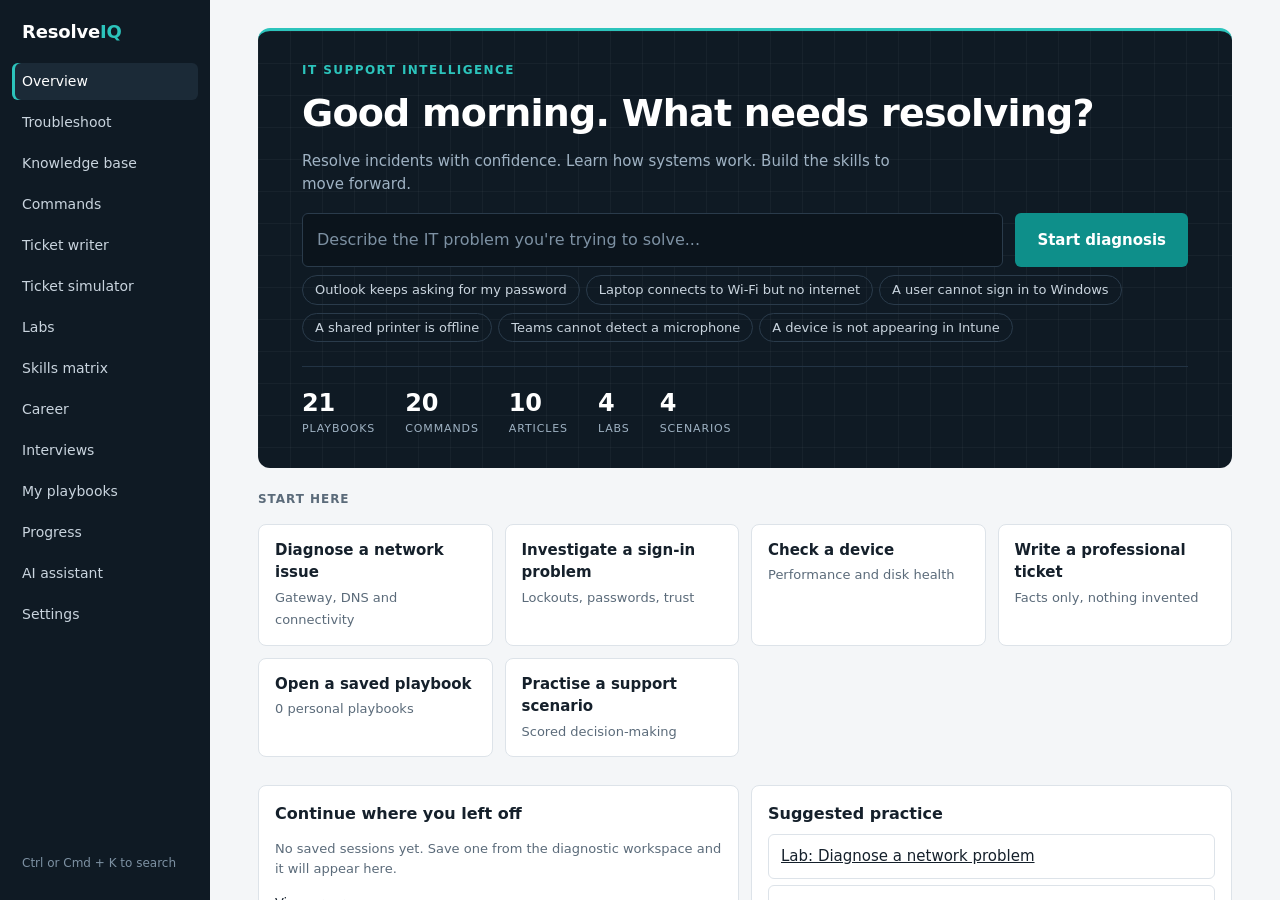
<file: index.html>
<!DOCTYPE html>
<html lang="en-GB"><head><meta charset="utf-8"><title>ResolveIQ</title>
<meta name="viewport" content="width=device-width, initial-scale=1, viewport-fit=cover">
<style>
:root{--bg:#f4f6f8;--sf:#fff;--tx:#15202b;--mu:#5b6b7a;--bd:#dde3e9;--sh:#0f1a24;--shx:#c9d4de;--ac:#0e8f8a;--acx:#fff;--ok:#1a7f4b;--wn:#a15c00;--er:#b3261e;--fn:Inter,Geist,"Segoe UI",system-ui,sans-serif;--mo:ui-monospace,Consolas,monospace;box-sizing:border-box;padding-top:env(safe-area-inset-top,0px);padding-bottom:env(safe-area-inset-bottom,0px);color-scheme:light}
@media(prefers-color-scheme:dark){:root:not([data-theme=light]){--bg:#0b1218;--sf:#131d26;--tx:#e6edf3;--mu:#92a3b3;--bd:#233140;--sh:#070c11;--ac:#2cc4bc;--acx:#04201f;--ok:#4ccb8a;--wn:#f0b45a;--er:#ff8b82;color-scheme:dark}}
:root[data-theme=dark]{--bg:#0b1218;--sf:#131d26;--tx:#e6edf3;--mu:#92a3b3;--bd:#233140;--sh:#070c11;--ac:#2cc4bc;--acx:#04201f;--ok:#4ccb8a;--wn:#f0b45a;--er:#ff8b82;color-scheme:dark}
*{box-sizing:border-box}html,body{height:100%;margin:0}html{scroll-padding-top:env(safe-area-inset-top,0px)}
body{background:var(--bg);color:var(--tx);font:15px/1.5 var(--fn);display:flex}
a{color:inherit}button,input,textarea,select{font:inherit;color:inherit}
:focus-visible{outline:2px solid var(--ac);outline-offset:2px}
aside{width:210px;background:var(--sh);color:var(--shx);padding:18px 12px;display:flex;flex-direction:column;gap:4px;flex:none}
.logo{font-weight:700;font-size:18px;color:#fff;padding:0 10px 14px;letter-spacing:-.01em}.logo b{color:#2cc4bc}
aside a{padding:8px 10px;border-radius:6px;text-decoration:none;font-size:14px}aside a:hover{background:#1b2a37}aside a.on{background:#1b2a37;color:#fff;box-shadow:inset 3px 0 #2cc4bc}
aside small{margin-top:auto;padding:10px;color:#7d91a3;font-size:12px}
main{flex:1;min-width:0;overflow:auto;padding:28px clamp(16px,4vw,48px)}
h1{font-size:22px;margin:0 0 4px;letter-spacing:-.01em}h2{font-size:16px;margin:0 0 8px}.mu{color:var(--mu)}.sm{font-size:13px}
.box{background:var(--sf);border:1px solid var(--bd);border-radius:8px;padding:16px;margin:12px 0}
.row{display:flex;gap:12px;flex-wrap:wrap}.row>*{flex:1 1 280px;min-width:0}
input,textarea,select{width:100%;background:var(--sf);border:1px solid var(--bd);border-radius:6px;padding:9px 11px}
textarea{min-height:70px;resize:vertical}label{display:block;font-size:13px;color:var(--mu);margin:10px 0 3px}
.btn{background:var(--ac);color:var(--acx);border:0;border-radius:6px;padding:8px 14px;font-weight:600;cursor:pointer}
.btn.g{background:transparent;color:var(--tx);border:1px solid var(--bd)}.btn:hover{filter:brightness(1.08)}
.opt{display:block;width:100%;text-align:left;background:var(--sf);border:1px solid var(--bd);border-radius:6px;padding:10px 12px;margin:6px 0;cursor:pointer}.opt:hover{border-color:var(--ac)}
pre{background:var(--sh);color:#d5e3ee;border-radius:6px;padding:10px 12px;overflow-x:auto;font:13px var(--mo);margin:8px 0}
.tag{display:inline-block;font-size:12px;border-radius:4px;padding:1px 7px;border:1px solid currentColor;font-weight:600}
.r0{color:var(--ok)}.r1{color:var(--wn)}.r2{color:var(--er)}
.bar{height:6px;background:var(--bd);border-radius:3px;overflow:hidden}.bar i{display:block;height:100%;background:var(--ac);transition:width .25s}
.hl{display:grid;grid-template-columns:1fr 44px;gap:2px 10px;align-items:center;font-size:13px}
.ev li{margin:3px 0}.ev button{border:0;background:none;color:var(--ac);cursor:pointer;padding:0;font-size:12px}
.warn{border-left:4px solid var(--wn);background:color-mix(in srgb,var(--wn) 10%,var(--sf));padding:10px 12px;border-radius:6px;margin:10px 0}
.toast{position:fixed;bottom:20px;right:20px;background:var(--sh);color:#fff;padding:9px 14px;border-radius:6px;font-size:13px}
.hero{background:var(--sh);color:#e6edf3;border-radius:12px;padding:30px clamp(18px,4vw,44px);margin-bottom:16px;border-top:3px solid #2cc4bc;background-image:linear-gradient(rgba(255,255,255,.035) 1px,transparent 1px),linear-gradient(90deg,rgba(255,255,255,.035) 1px,transparent 1px);background-size:32px 32px}
.hero .eyebrow{font-size:12px;letter-spacing:.12em;text-transform:uppercase;color:#2cc4bc;font-weight:600}
.hero h1{font-size:clamp(26px,4vw,38px);color:#fff;letter-spacing:-.02em;margin:6px 0 8px}.hero p{color:#9fb2c3;max-width:62ch;margin:0 0 18px}
.hero input{background:#0b141c;border:1px solid #2a3b4b;color:#fff;font-size:16px;padding:14px}.hero input::placeholder{color:#7d91a3}
.hero .btn{padding:12px 22px}.chip{display:inline-block;border:1px solid #2a3b4b;color:#c9d4de;background:transparent;border-radius:999px;padding:4px 12px;font-size:13px;cursor:pointer;margin:8px 6px 0 0}.chip:hover{border-color:#2cc4bc;color:#fff}
.stat{display:flex;gap:30px;flex-wrap:wrap;margin-top:24px;padding-top:18px;border-top:1px solid #223344}.stat div{font-size:11px;color:#9fb2c3;text-transform:uppercase;letter-spacing:.08em}.stat b{display:block;font-size:24px;color:#fff;letter-spacing:-.01em;text-transform:none}
.tiles{display:grid;grid-template-columns:repeat(auto-fit,minmax(210px,1fr));gap:12px;margin:16px 0}.tile{display:block;text-decoration:none;background:var(--sf);border:1px solid var(--bd);border-radius:8px;padding:14px 16px;transition:border-color .15s,transform .15s}.tile:hover{border-color:var(--ac);transform:translateY(-1px)}.tile b{display:block;margin-bottom:2px}.tile span{font-size:13px;color:var(--mu)}
.sec{font-size:12px;letter-spacing:.08em;text-transform:uppercase;color:var(--mu);margin:22px 0 8px;font-weight:600}
.pr{display:grid;grid-template-columns:repeat(auto-fit,minmax(220px,1fr));gap:14px}.pr div{border-left:3px solid var(--ac);padding-left:12px;font-size:14px}.pr b{display:block}
.pl a{display:inline-block;border:1px solid var(--bd);background:var(--sf);border-radius:6px;padding:4px 10px;margin:4px 6px 0 0;font-size:13px;text-decoration:none}.pl a:hover{border-color:var(--ac)}
@media(max-width:800px){body{flex-direction:column}aside{width:100%;flex-direction:row;flex-wrap:wrap;padding:8px}.logo{padding:6px 10px}aside small{display:none}}
@media(prefers-reduced-motion:reduce){*{transition:none!important}}
</style></head><body>
<aside id="nav"></aside><main id="app" tabindex="-1"></main>
<script>
const $=s=>document.querySelector(s);
const esc=s=>String(s??"").replace(/[&<>"']/g,c=>({"&":"&amp;","<":"&lt;",">":"&gt;",'"':"&quot;","'":"&#39;"}[c]));
let DB={theme:"auto",sessions:[],recent:[]};
try{const x=JSON.parse(localStorage.getItem("riq")||"null");if(x&&Array.isArray(x.sessions))DB={...DB,...x}}catch(e){}
const save=()=>{try{localStorage.setItem("riq",JSON.stringify(DB))}catch(e){}};
const theme=()=>{if(DB.theme==="auto")document.documentElement.removeAttribute("data-theme");else document.documentElement.setAttribute("data-theme",DB.theme)};theme();
const toast=m=>{const t=document.createElement("div");t.className="toast";t.textContent=m;document.body.append(t);setTimeout(()=>t.remove(),1800)};
const copy=async t=>{try{await navigator.clipboard.writeText(t);toast("Copied")}catch(e){toast("Copy blocked by browser; select the text manually")}};

/* ---------- Playbooks: decision trees with hypothesis scoring ---------- */
const PB={
net:{t:"Connected but no internet",kw:"wifi wi-fi internet network browse browsing dns dhcp gateway offline ethernet website websites",
 h:{adp:["Adapter or Wi-Fi association fault",1],dhcp:["DHCP failure",1],lan:["Gateway, switch port or VLAN fault",1],wan:["Upstream or ISP outage",1],dns:["DNS resolution failure",1],prx:["Proxy or browser-level fault",1]},
 n:{
 a:{q:"Does the device have a valid IP configuration?",why:"Everything else depends on a usable address, mask and gateway. An address starting 169.254 means the device gave up waiting for DHCP.",cmd:"ipconfig /all",risk:0,perm:"Standard user",
  o:[{l:"Valid address (for example 192.168.x.x or 10.x.x.x) and a gateway",n:"b",e:"Valid IPv4 address and gateway present",d:{dhcp:-1,adp:-1}},{l:"169.254.x.x (APIPA) address",n:"dh",e:"APIPA address 169.254.x.x",d:{dhcp:5,adp:1}},{l:"No adapter, or media disconnected",n:"ad",e:"Adapter missing or media disconnected",d:{adp:5}}]},
 b:{q:"Can the device reach its default gateway?",why:"A reply proves the local link, switch port and VLAN work. A failure narrows the fault to the local segment.",cmd:"ping <default-gateway-from-ipconfig>",risk:0,perm:"Standard user",
  o:[{l:"Replies received",n:"c",e:"Gateway ping succeeded",d:{lan:-2,adp:-2}},{l:"Request timed out or unreachable",n:"gw",e:"Gateway ping failed",d:{lan:4,wan:-1,dns:-1,prx:-1}},{l:"Inconclusive (ICMP may be blocked)",n:"c",e:"Gateway ping inconclusive",d:{}}]},
 c:{q:"Can the device reach a public IP address directly?",why:"Pinging an IP bypasses DNS. Success means routing to the internet works, so suspect name resolution or the browser.",cmd:"ping 1.1.1.1",risk:0,perm:"Standard user",
  o:[{l:"Replies received",n:"d",e:"Ping to 1.1.1.1 succeeded",d:{wan:-3,lan:-2}},{l:"Timed out",n:"wn",e:"Ping to 1.1.1.1 failed with gateway reachable",d:{wan:5}},{l:"Not tested or blocked by policy",n:"d",e:"Ping to 1.1.1.1 not possible",d:{}}]},
 d:{q:"Does a DNS lookup succeed?",why:"This separates name resolution from connectivity. IP works but names fail is the classic DNS signature.",cmd:"nslookup microsoft.com\nResolve-DnsName microsoft.com",risk:0,perm:"Standard user",
  o:[{l:"Returns an IP address",n:"px",e:"DNS lookup succeeded",d:{dns:-3,prx:2}},{l:"Timed out or server failed",n:"dn",e:"DNS lookup failed while IP connectivity works",d:{dns:6}}]},
 dh:{res:"Likely cause: DHCP did not assign an address.",conf:"Likely, not confirmed",steps:["Check the Wi-Fi or cable first; try another port or SSID to see if the fault follows the device.","Ask whether other devices on the same switch or SSID are affected. If so, escalate to networking: DHCP scope exhaustion or relay fault.","If only this device: ipconfig /release then /renew is state-changing for this adapter only. Warn the user they will briefly lose connectivity."],esc:"Several devices affected, or scope exhaustion suspected."},
 ad:{res:"Likely cause: the adapter is disabled, unplugged or missing its driver.",conf:"Likely, not confirmed",steps:["Check physical link, Wi-Fi switch and airplane mode.","Open Device Manager and look for a warning icon on the network adapter.","Check Get-NetAdapter output for Status Disconnected or Disabled.","Enabling an adapter changes state; confirm it is permitted by policy."],esc:"Adapter absent from Device Manager after reboot (possible hardware fault)."},
 gw:{res:"The local link works or does not: gateway is unreachable from this device.",conf:"Supported by one test",steps:["Re-seat cable or reconnect Wi-Fi, then repeat the ping.","Check whether neighbouring devices can reach the gateway. If yes, suspect the port, VLAN or Wi-Fi association for this device.","Compare the device subnet mask and gateway with a working neighbour. A wrong mask or static address gives this pattern."],esc:"Multiple devices affected, or a switch port or VLAN change is suspected."},
 wn:{res:"Gateway reachable but nothing beyond it. Suspect the router, firewall or internet provider.",conf:"Likely; verify scope",steps:["Check whether other users and sites are also offline. Many affected means a possible site outage: follow your major incident process.","Check the service status page of the provider if you have access.","Do not change firewall or router settings at 1st line."],esc:"Site-wide impact: escalate immediately with the evidence below."},
 dn:{res:"IP connectivity works but name resolution fails. DNS is the supported hypothesis.",conf:"Supported by evidence",steps:["Check which DNS servers ipconfig /all lists. Are they your internal servers, a stale static value or a public resolver blocked by policy?","Query a known good resolver explicitly: nslookup microsoft.com <internal-dns-ip>. If that works, the client setting is wrong.","ipconfig /flushdns only clears the local cache. It is low risk but will not fix a bad server setting.","If the internal DNS server does not respond for several devices, escalate."],esc:"Internal DNS server not responding for multiple devices."},
 px:{res:"Name resolution and routing work. Look at the browser, proxy or security filtering.",conf:"Possible; not confirmed",steps:["Try a different browser and a private window to rule out extensions.","Check proxy settings (Settings, Network, Proxy) and any PAC file. A stale proxy after VPN use is common.","Check the error: certificate errors suggest TLS inspection or wrong system time; a block page indicates web filtering.","Do not disable security software as a shortcut. Escalate if filtering is suspected."],esc:"Block page or certificate warnings across many sites."}}},
out:{t:"Outlook keeps asking for a password",kw:"outlook password credentials prompt mfa sign in login email mailbox keeps asking authentication",
 h:{cred:["Stale cached credentials",1],id:["Account or password state (expired, locked, MFA)",1],ca:["Conditional Access or token issue",1],prof:["Outlook profile fault",1],svc:["Service-side Exchange Online issue",1]},
 n:{
 a:{q:"How many users are affected?",why:"Scope separates a single-client fault from a service or tenant problem and decides whether this is a possible major incident.",cmd:"Check the Microsoft 365 admin centre service health (needs admin) or ask colleagues",risk:0,perm:"Service health needs an admin role",
  o:[{l:"Only this user",n:"b",e:"Single user affected",d:{svc:-2,prof:1,cred:1}},{l:"Several users",n:"mu",e:"Multiple users affected",d:{svc:5,ca:2,cred:-2}},{l:"Unknown",n:"b",e:"Scope not established",d:{}}]},
 b:{q:"Can the user sign in at outlook.office.com in a browser?",why:"A working browser sign-in proves the account, password and MFA are good, which points the fault at the Outlook client.",cmd:"Use a private browser window",risk:0,perm:"Standard user",
  o:[{l:"Browser sign-in works",n:"c",e:"Outlook on the web works",d:{id:-3,svc:-3,cred:3,prof:2}},{l:"Browser sign-in fails",n:"id",e:"Browser sign-in also fails",d:{id:5,ca:2,cred:-2,prof:-2}}]},
 c:{q:"Are old entries present in Credential Manager?",why:"Cached Office or MicrosoftOffice16 tokens can persist after a password change and cause repeated prompts.",cmd:"control /name Microsoft.CredentialManager",risk:1,perm:"Standard user; removing entries signs the user out of those apps",
  o:[{l:"Stale Office or Outlook entries found",n:"cr",e:"Stale credentials found in Credential Manager",d:{cred:5}},{l:"Nothing relevant",n:"pf",e:"No stale credentials",d:{cred:-3,prof:3}}]},
 mu:{res:"Multiple users affected: treat as a possible service or tenant issue.",conf:"Possible",steps:["Check Microsoft 365 service health and known incidents.","Look for a recent change: Conditional Access, MFA registration or a password policy update.","Do not reset individual credentials.","Raise or link a major incident per your process."],esc:"Escalate now with the affected-user list and first-report time."},
 id:{res:"The account cannot authenticate even in a browser. Investigate account state.",conf:"Supported by evidence",steps:["Check for lockout, expired password, disabled account or changed MFA method (needs the right permissions).","If you have access, read the Entra sign-in log failure code and Conditional Access result; do not guess from the user report.","Reset passwords only after verifying identity per policy."],esc:"Failure involves Conditional Access, risky sign-in or suspected compromise: follow security incident procedure."},
 cr:{res:"Stale cached credentials are the supported cause.",conf:"Supported; verify after fix",steps:["Close Outlook. Remove the stale Microsoft Office and Outlook entries, noting this signs the user out of them.","Restart Outlook and sign in again. Expect an MFA prompt.","Verify: send and receive a test message and confirm no further prompts after a restart."],esc:"Prompts return after clearing credentials: check sign-in logs."},
 pf:{res:"Account and credentials look fine. Suspect the Outlook profile.",conf:"Possible",steps:["Create a new profile through Control Panel, Mail, Show Profiles. This does not delete the old one.","Test the new profile. If it works, the old profile is corrupt; move the user across and explain the OST resync time.","Escalate if a new profile also prompts."],esc:"New profile also fails."}}},
win:{t:"User cannot sign in to Windows",kw:"windows sign in login logon locked lockout password domain profile trust relationship cannot log",
 h:{lock:["Account locked out",1],pw:["Wrong or expired password",1],net:["No route to a domain controller",1],trust:["Broken machine trust",1],prof:["Profile fault",1]},
 n:{
 a:{q:"What exact message does the sign-in screen show?",why:"The message is the strongest early evidence. Do not infer it from the user description.",cmd:"Ask for a photo of the screen",risk:0,perm:"None",
  o:[{l:"Account locked out",n:"lk",e:"Message: account locked out",d:{lock:8}},{l:"Password incorrect or must be changed",n:"pw",e:"Message: password incorrect or expired",d:{pw:6}},{l:"Domain not available or trust relationship failed",n:"b",e:"Message: domain unavailable or trust relationship failed",d:{net:3,trust:3}},{l:"User profile service failed or temporary profile",n:"pf",e:"Profile error shown",d:{prof:8}}]},
 b:{q:"Can the device reach the network or VPN?",why:"Without a route to a domain controller, new sign-ins cannot validate. A trust error with a healthy network suggests a broken machine account.",cmd:"ping <domain-controller-or-domain-name>\nTest-NetConnection <dc> -Port 389",risk:0,perm:"Standard user",
  o:[{l:"Reachable",n:"tr",e:"Domain controller reachable",d:{net:-3,trust:4}},{l:"Not reachable",n:"nt",e:"Domain controller unreachable",d:{net:5}}]},
 lk:{res:"Account lockout confirmed by the message.",conf:"Confirmed",steps:["Verify the user identity per policy before any unlock.","Request an unlock from the team with permission; do not unlock automatically.","Ask where the old password might be saved: phones, mapped drives, VPN, scheduled tasks. These are the usual lockout sources.","If lockouts repeat within minutes, treat as possible attack and escalate to security."],esc:"Repeated lockouts or lockout source unknown."},
 pw:{res:"Password problem: wrong, expired or changed.",conf:"Likely",steps:["Check caps lock and keyboard layout.","Verify identity, then use the approved self-service reset or a reset by authorised staff.","Warn the user that other devices and Outlook may need the new password."],esc:"Reset fails or account shows unexpected activity."},
 tr:{res:"Network is fine but trust fails: the machine account may be broken.",conf:"Possible",steps:["Check the device clock and last sign-in date.","Repair needs local admin and domain permissions; this is a 2nd-line action.","Capture the exact error and device name."],esc:"Escalate to 2nd line for machine-account repair."},
 nt:{res:"No route to a domain controller.",conf:"Likely",steps:["If the user is remote, connect to VPN first or use cached credentials if previously signed in.","Switch to the no-internet playbook for connectivity checks."],esc:"Multiple devices on site cannot reach the domain."},
 pf:{res:"Profile fault. Do not delete the profile as a first step.",conf:"Possible",steps:["Sign in with another account to confirm the device is otherwise healthy.","Check Event Viewer for User Profile Service events and disk space.","Back up user data before any profile rebuild; this is destructive."],esc:"Data at risk or disk errors suspected."}}},
prn:{t:`Printer offline or not printing`,kw:`printer print offline queue stuck spooler driver paper job`,
 h:{que:[`Stuck print queue`,1],net:[`Printer unreachable on the network`,1],drv:[`Driver or port fault`,1],dev:[`Printer hardware or offline state`,1]},
 n:{
 a:{q:`Is the problem affecting one user or everyone who uses this printer?`,why:`Scope separates a local client fault from a printer or network fault.`,cmd:`Ask two other users to print a test page`,risk:0,perm:`None`,o:[{l:`Only this user`,n:`b`,e:`Single user affected`,d:{que:2,drv:2,net:-1,dev:-2}},{l:`Everyone`,n:`c`,e:`All users of this printer affected`,d:{net:3,dev:3,que:-1,drv:-2}}]},
 b:{q:`Does the local print queue show stuck or errored jobs?`,why:`One failed job at the head of the queue blocks everything behind it.`,cmd:`Get-PrintJob -PrinterName <name>\nSettings, Printers and scanners, Open print queue`,risk:0,perm:`Standard user`,o:[{l:`Stuck or errored job at the head`,n:`qr`,e:`Stuck job in queue`,d:{que:6}},{l:`Queue empty, or status shows Offline`,n:`c`,e:`Queue empty or printer shows Offline`,d:{que:-2,net:2}}]},
 c:{q:`Does the printer reply to ping at its IP address?`,why:`A reply proves power, network link and IP are working, moving suspicion to drivers or ports.`,cmd:`ping <printer-ip>`,risk:0,perm:`Standard user`,o:[{l:`Replies`,n:`dr`,e:`Printer reachable by ping`,d:{net:-3,drv:3}},{l:`No reply`,n:`pn`,e:`Printer not reachable by ping`,d:{net:4,dev:3}}]},
 qr:{res:`A stuck job in the local queue is the likely cause.`,conf:`Supported by evidence`,steps:[`Cancel the stuck job from the print queue and retry.`,`If it will not cancel, restarting the Print Spooler (Restart-Service Spooler, admin) is state-changing. On a shared print server it interrupts every user, so get approval first.`,`Verify with a test page and ask the user to confirm.`],esc:`Jobs keep sticking: suspect a faulty driver or a corrupt document; escalate.`},
 dr:{res:`Printer is reachable but not printing for this user: suspect the driver or port.`,conf:`Possible`,steps:[`Check the printer port IP matches the printer current address (DHCP changes are common).`,`Compare the driver with a working colleague's setup.`,`Reinstalling a driver changes the system; confirm it is permitted and note the old version.`],esc:`Driver deployment is managed centrally.`},
 pn:{res:`Printer is not reachable: power, network link or IP change.`,conf:`Likely`,steps:[`Check power, the printer display and the network cable or Wi-Fi status.`,`Print the printer's configuration page to see its current IP.`,`If a whole department is affected, treat as a site incident and escalate.`],esc:`Printer reachable from no device, or switch port suspected.`}}},
slow:{t:`Slow Windows computer`,kw:`slow computer laptop performance freezing lag cpu memory ram disk startup sluggish`,
 h:{cpu:[`CPU-bound process`,1],ram:[`Memory pressure`,1],dsk:[`Disk saturation or failing disk`,1],st:[`Startup load or pending updates`,1]},
 n:{
 a:{q:`In Task Manager, Performance tab, which resource is sustained near 100 per cent?`,why:`The saturated resource decides where to look. Watch for a minute; brief spikes are normal.`,cmd:`Ctrl+Shift+Esc, Performance tab\nGet-Process | Sort CPU -Desc | Select -First 5`,risk:0,perm:`Standard user`,o:[{l:`CPU`,n:`cp`,e:`CPU sustained near 100 percent`,d:{cpu:6}},{l:`Memory`,n:`rm`,e:`Memory sustained near 100 percent`,d:{ram:6}},{l:`Disk`,n:`dk`,e:`Disk sustained near 100 percent`,d:{dsk:6}},{l:`None: only slow shortly after sign-in`,n:`su`,e:`No sustained saturation; slow after sign-in`,d:{st:6}}]},
 dk:{q:`Are there disk errors in the System log or a SMART warning?`,why:`Disk saturation from a failing drive needs a different response from heavy software activity.`,cmd:`Get-WinEvent -FilterHashtable @{LogName='System';Id=7,11,51,153} -MaxEvents 10`,risk:0,perm:`Standard user (some systems need admin)`,o:[{l:`Errors or warnings present`,n:`df`,e:`Disk errors or SMART warning present`,d:{dsk:4}},{l:`None found`,n:`dh`,e:`No disk errors found`,d:{dsk:-1,st:2}}]},
 cp:{res:`A process is consuming CPU. Identify it before acting.`,conf:`Supported by evidence`,steps:[`Sort Task Manager by CPU and note the process name. Is it expected (update, antivirus scan) or unknown?`,`Terminating processes is disruptive and loses unsaved data. Prefer waiting for scans to finish.`,`Unknown process using high CPU may be a security issue: escalate rather than deleting it.`],esc:`Unknown process, or high CPU persists after reboot.`},
 rm:{res:`Memory is exhausted, so Windows is paging to disk.`,conf:`Supported by evidence`,steps:[`Identify the largest consumers (browser tabs, Teams, Office).`,`Ask the user to close unneeded apps and restart if uptime is long.`,`If installed memory is consistently too low for the user's work, raise a hardware request.`],esc:`Memory climbs steadily with nothing running (possible leak).`},
 df:{res:`Disk errors point to a possibly failing drive.`,conf:`Possible; confirm`,steps:[`Advise the user to back up important data now.`,`Do not run repair tools that write to a failing disk before data is safe.`,`Raise a hardware replacement request with the event IDs and times as evidence.`],esc:`Escalate to 2nd line or hardware support promptly.`},
 dh:{res:`Disk is busy without errors. Likely software activity such as updates, search indexing or antivirus.`,conf:`Likely`,steps:[`Check Windows Update and antivirus scan status.`,`Check free space; under 10 percent can cause slowdowns.`,`Re-test after the activity completes.`],esc:`Persists for days with no explainable process.`},
 su:{res:`Slowness after sign-in suggests startup load or pending updates.`,conf:`Possible`,steps:[`Open Task Manager, Startup apps, and review high-impact entries.`,`Check for pending updates and restarts.`,`Disable only non-essential items and tell the user what changed.`],esc:`Managed startup items are set by policy.`}}}
};
/* ---------- Command reference ---------- */
const CMD=[
["ipconfig /all","Show full IP configuration for every adapter.",0,"Standard","Look at IPv4 address, mask, gateway, DHCP server and DNS servers. 169.254.x.x means DHCP failed.","ping, nslookup, Get-NetIPConfiguration"],
["ping <host>","Test basic reachability and latency with ICMP.",0,"Standard","Replies prove the path works. Timeouts may also mean ICMP is blocked, so they are not proof of failure.","tracert, Test-NetConnection"],
["tracert <host>","Show each routing hop to a destination.",0,"Standard","The last responding hop before timeouts marks where to look. Some routers hide hops.","pathping, ping"],
["nslookup <name> [server]","Query DNS, optionally against a chosen server.",0,"Standard","Comparing answers from two servers shows whether the client setting or the server is wrong.","Resolve-DnsName, ipconfig /flushdns"],
["Resolve-DnsName <name>","PowerShell DNS query returning structured records.",0,"Standard","Check Type, TTL and IPAddress. Add -Server to test a specific resolver.","nslookup"],
["Test-NetConnection <host> -Port 443","Test a TCP port on a remote host.",0,"Standard","TcpTestSucceeded True means the port is reachable. False means blocked, closed or host down.","ping, netstat"],
["netstat -ano","List connections and listening ports with process IDs.",0,"Standard","Match PID to tasklist to find which process owns a connection.","tasklist, Get-Process"],
["Get-NetAdapter","List network adapters and link status.",0,"Standard","Status Up or Disconnected and LinkSpeed help separate hardware from configuration faults.","ipconfig /all"],
["whoami /groups","Show the current user, groups and privilege level.",0,"Standard","Useful for access-denied cases: confirm the expected group appears. Group changes need a new sign-in.","gpresult /r"],
["gpresult /r","Summarise Group Policy applied to user and computer.",0,"Standard (/scope computer needs admin)","Check which GPOs applied or were filtered, and the last applied time.","gpupdate /force"],
["Get-Service <name>","Check whether a Windows service is running.",0,"Standard","Status Stopped on a required service explains many app faults.","Restart-Service"],
["Get-WinEvent -LogName System -MaxEvents 20","Read recent System event log entries.",0,"Standard (Security log needs admin)","Look for Error or Critical entries near the incident time; record the Event ID.","Event Viewer, Reliability Monitor"],
["systeminfo","Summarise OS, uptime, hotfixes and hardware.",0,"Standard","Check OS build, boot time and installed updates.","Get-ComputerInfo"],
["ipconfig /flushdns","Clear the local DNS resolver cache.",1,"Standard","Low risk and only affects this device's cache. Does not fix a wrong DNS server setting.","nslookup"],
["gpupdate /force","Reapply Group Policy now.",1,"Standard; may prompt for sign-out or restart","May log the user off. Warn first and save work.","gpresult /r"],
["ipconfig /release then /renew","Drop and request a new DHCP lease.",1,"Admin","Briefly interrupts connectivity. Do not run over a remote session on that adapter.","ipconfig /all"],
["sfc /scannow","Scan and repair protected system files.",1,"Admin","Can take a long time and needs a healthy component store. Read CBS.log if repairs fail.","DISM /Online /Cleanup-Image /ScanHealth"],
["DISM /Online /Cleanup-Image /ScanHealth","Check the Windows component store for corruption.",0,"Admin","Read-only scan. /RestoreHealth changes state and needs Windows Update or source access.","sfc /scannow"],
["taskkill /PID <id>","Terminate a process.",2,"Standard for own processes; admin otherwise","Unsaved data is lost. Never kill security or system processes. Prefer closing normally first.","tasklist, Get-Process"],
["Restart-Service <name>","Restart a Windows service.",2,"Admin","Interrupts anything using the service. Check dependents and get approval on shared servers.","Get-Service"]];
const RK=["Read-only","Changes state","Disruptive"];
DB.skills=DB.skills||{};DB.lab=DB.lab||{};DB.tk=DB.tk||{};DB.iv=DB.iv||{};
const KB=[
["Reading ipconfig /all","Networking","Overview: ipconfig /all lists address, mask, gateway, DHCP and DNS servers for each adapter.\nSteps: find the active adapter; check the address is in the expected range (169.254.x.x means DHCP failed); confirm the gateway is in the same subnet as the address; note the DNS servers.\nEscalate when several devices show self-assigned addresses."],
["DNS failure versus no connectivity","Networking","Overview: if ping to an IP works but names fail, the fault is name resolution, not routing.\nSteps: ping 1.1.1.1; run nslookup against the configured server; repeat against a known public resolver. If only the configured server fails, the client DNS setting or server is at fault.\nCommon mistake: flushing the cache when the server setting is wrong."],
["Why accounts lock out","Identity and access","Overview: lockouts follow repeated bad passwords, usually from a stale saved credential rather than the user typing.\nSteps: verify identity; unlock only through the permitted route; ask about phones, mapped drives, VPN and scheduled tasks using the old password.\nSecurity: repeated rapid lockouts can indicate password spraying. Escalate to security."],
["Priority is impact and urgency","ITIL and ITSM","Overview: priority is derived from impact (how many or how important) and urgency (how soon it must be fixed). Severity is a different measure used by some teams.\nExample: one user locked out an hour before a board meeting may be high urgency, low impact. A department printer outage may be the opposite.\nOrganisations define their own matrices; learn yours."],
["Writing a ticket someone can act on","Service desk communication","Overview: record symptom, scope, what you checked, what you observed and the next action.\nSteps: separate facts from assumptions; include exact error text and times; never invent steps or results; leave a placeholder when unknown.\nExample: replace 'Outlook broken, fixed' with the symptom, the test, the result and the change."],
["Outlook: client, account or service?","Microsoft 365","Overview: test Outlook on the web first. If it works, the account is healthy and the client or profile is suspect. If it fails, look at account state and sign-in logs.\nSteps: check scope; test browser; check stored credentials; try a new profile.\nEscalate when many users are affected or Conditional Access is involved. Confirm specifics in Microsoft Learn."],
["Safe use of state-changing commands","Troubleshooting methodology","Overview: diagnostics should be read-only first. Commands that restart services, kill processes, change DNS or reset networking can interrupt the user or others.\nSteps: state the risk; check permissions; warn the user; record the previous state so you can roll back; note it in the ticket.\nEscalate when the action affects shared servers or you lack explicit authority."],
["Event Viewer basics","Windows","Overview: Event Viewer records system, application and security events. Use it to find what happened near the time of the fault.\nSteps: open Windows Logs, System or Application; filter by Error and Critical around the incident time; record the source and Event ID; search the exact ID rather than guessing.\nSecurity: the Security log usually needs admin rights."],
["Access denied: groups and permissions","Identity and access","Overview: access depends on group membership and permissions on the resource. New group membership applies only after a fresh sign-in.\nSteps: confirm the exact resource and error; check the user's groups (whoami /groups); compare with a user who has access; ask the resource owner to approve access.\nSecurity: apply least privilege; never grant access without owner approval."],
["Recognising a possible major incident","ITIL and ITSM","Overview: many users affected, a core service down or a security risk may need the major incident process.\nSteps: count reports and affected sites; check service health; link tickets to one parent; alert the duty manager; keep the user updates factual.\nSecurity: suspected ransomware or data exfiltration means follow incident response, preserve evidence and do not attempt repairs."]];
const LB=[
{t:"Diagnose a network problem",g:"A PC cannot reach the internet. Use the supported commands, then name the root cause.",c:{"ipconfig /all":"IPv4 Address . . . : 192.168.1.50\nSubnet Mask . . . : 255.255.255.0\nDefault Gateway . : 192.168.2.1\nDNS Servers . . . : 192.168.1.10","ping 192.168.2.1":"Request timed out.","ping 192.168.1.1":"Reply from 192.168.1.1: bytes=32 time=1ms","ping 192.168.1.10":"Reply from 192.168.1.10: bytes=32 time=1ms","ping 1.1.1.1":"Request timed out."},q:"Root cause?",o:["DNS server is down","Default gateway is outside the device subnet","Adapter is disabled","DHCP lease expired"],a:1,x:"192.168.2.1 is not inside 192.168.1.0/24, so traffic cannot leave the subnet. The neighbour at 192.168.1.1 replies and is the likely correct gateway. Next lab: DNS."},
{t:"Troubleshoot DNS",g:"Websites fail to load. Separate connectivity from name resolution.",c:{"ipconfig /all":"IPv4 Address . . . : 10.0.0.25\nDefault Gateway . : 10.0.0.1\nDNS Servers . . . : 10.0.0.99","ping 10.0.0.1":"Reply from 10.0.0.1: time=1ms","ping 1.1.1.1":"Reply from 1.1.1.1: time=12ms","nslookup microsoft.com":"DNS request timed out.\nServer: 10.0.0.99","nslookup microsoft.com 1.1.1.1":"Name: microsoft.com\nAddress: (valid address returned)"},q:"Root cause?",o:["The DNS server 10.0.0.99 is not responding","The default gateway is wrong","The PC has no IP address","The internet is down"],a:0,x:"IP connectivity works and a public resolver answers, so only the configured server fails. Check why the client uses 10.0.0.99, and escalate if it serves other devices."},
{t:"Resolve an account access issue",g:"User jsmith cannot open the Finance share. Check the account, groups and share permissions, then name the cause.",c:{"whoami /groups":"Domain Users\nStaff-All","get-aduser jsmith":"Enabled: True\nLockedOut: False\nPasswordExpired: False","get-adprincipalgroupmembership jsmith":"Domain Users\nStaff-All","get-smbshareaccess -name finance":"Finance-Team   Allow   Change\nDomain Admins  Allow   Full"},q:"Root cause?",o:["Account is locked out","The user is not in the Finance-Team group","The share is offline","Password expired"],a:1,x:"The account is healthy, but the share only grants Finance-Team and jsmith is not a member. Get approval from the data owner, then an administrator adds the group. Never grant access without approval."},
{t:"Troubleshoot a printer",g:"Floor 2 printer shows Offline. Find the cause using the queue, network and service state.",c:{"get-printer -name floor2":"Name: Floor2\nPrinterStatus: Offline","get-printjob -printername floor2":"Id 4  JobStatus: Error  Document: report.pdf\nId 5  JobStatus: Queued","ping 10.0.5.20":"Reply from 10.0.5.20: bytes=32 time=2ms","get-service spooler":"Status: Running"},q:"Root cause?",o:["A stuck job at the head of the queue","The printer is powered off","The spooler service is stopped","The wrong driver is installed"],a:0,x:"The printer answers ping and the spooler runs, so the problem is local. Job 4 has errored and blocks the queue behind it. Cancel it first; restarting the Spooler is state-changing and should be approved on shared servers."}];
const SC=[
{t:"VIP cannot open email",d:"A director reports Outlook is stuck before a 10:00 meeting. Others in the team are fine.",qs:[["First action?",[["Reset her password immediately",0,"Premature and disruptive; nothing shows a password fault."],["Confirm exact symptom and test Outlook on the web",2,"Good: gathers evidence and splits client from account."],["Reinstall Office",0,"Heavy action with no evidence."]]],["Priority?",[["Low: only one user",0,"Ignores urgency and the person involved."],["High urgency, lower impact: act now, state your reasoning",2,"Correct: impact and urgency are separate."],["Critical major incident",0,"Overstated for one user."]]],["Browser works, Outlook does not. Update to the user?",[["Tell her she can use the web version now while you fix the client, with a time for the next update",2,"Clear workaround and expectation."],["No update until fixed",0,"Leaves the user guessing."]]]]},
{t:"Suspected phishing click",d:"A user clicked a link in an email then entered her password on a page that looked like Microsoft sign-in.",qs:[["First action?",[["Treat as a possible compromise and follow the security incident process",2,"Correct: credentials may be exposed."],["Tell her to ignore it",0,"Unsafe."],["Delete the email and close the ticket",0,"Destroys evidence and misses the risk."]]],["What should you capture?",[["Sender, subject, time of click, URL if known; do not forward widely",2,"Preserves evidence for security."],["Nothing, security will ask later",0,"Loses time-critical detail."]]]]},
{t:"Department printer outage",d:"Twelve people on one floor cannot print and a team has a deadline in two hours.",qs:[["First action?",[["Check whether it is the printer, the print server or the network, and record the scope",2,"Good: scope and layer come first."],["Reinstall drivers on all twelve PCs",0,"Heavy, risky and unsupported by evidence."]]],["Update to the team?",[["Give the workaround (nearest printer), what you are checking and a time for the next update",2,"Clear and honest."],["Say it will be fixed soon",0,"Vague and unhelpful."]]]]},
{t:"SLA about to breach",d:"A P2 ticket has 20 minutes left on its resolution target. You are waiting on a vendor.",qs:[["What do you do?",[["Update the ticket, warn the owner or team lead and request escalation with the evidence",2,"Right: transparency early."],["Wait and hope",0,"Hides the risk."],["Close the ticket to stop the clock",0,"Misleading and unprofessional."]]]]}];
const SKG={"Core support":["Structured troubleshooting","Ticket documentation","Prioritisation","Escalation"],"Windows":["Event Viewer","Services and processes","PowerShell","Profiles and updates"],"Microsoft ecosystem":["Microsoft 365","Active Directory","Entra ID","Intune","Group Policy"],"Networking":["TCP/IP and subnetting","DNS and DHCP","VPN and firewalls"],"Security":["MFA and least privilege","Phishing response","Log analysis"]};
const CR=[["1st to 2nd line","Deeper Windows, AD, networking, incident ownership","Optional: CompTIA A+ or Network+","Document five incidents you owned end to end"],["Systems Administrator","Windows Server, GPO, PowerShell, DNS, DHCP, backup","Optional: Microsoft role-based exams","Build a home lab domain"],["Microsoft Cloud Engineer","Entra ID, M365, Azure basics, automation","Optional: Microsoft fundamentals and Azure exams","Script a user onboarding in Graph PowerShell"],["Cybersecurity Analyst","Logs, SIEM basics, Defender, incident response","Optional: Security+","Write up a simulated phishing investigation"],["Network Engineer","Subnetting, VLANs, routing, packet analysis","Optional: Cisco CCNA, Network+","Capture and explain a DNS exchange in Wireshark"],["Endpoint and Modern Workplace","Intune, Autopilot, compliance, app deployment","Optional: Microsoft endpoint exams","Enrol a test device and document policies"],["IT Service Management","Incident, problem, change, SLAs, reporting","Optional: ITIL 4 Foundation","Propose one problem record from recurring tickets"]];
const IV=[["A user connects to Wi-Fi but cannot browse. Talk me through it.","Clarify scope and impact; check ipconfig for a valid address and gateway; ping the gateway, then a public IP, then test DNS. Interpret each result before the next step, avoid state-changing commands until justified, record evidence and escalate if several users are affected."],["A user is locked out before an important meeting.","Verify identity, unlock via the permitted route, identify the lockout source (saved credentials, phone, mapped drives), explain the cause to the user and escalate repeated lockouts as a possible attack."],["Explain impact versus urgency.","Impact measures how many people or how much business value is affected. Urgency measures how quickly it must be resolved. Priority is derived from both using the organisation matrix."],["Outlook keeps asking for a password. What do you check?","Scope first; test Outlook on the web; if it works, check stored credentials then try a new profile; if not, check account state and sign-in logs; escalate Conditional Access or multi-user cases."],["What is DNS and how do you test it?","DNS translates names to IP addresses. Test with nslookup or Resolve-DnsName against the configured server and a known public resolver; compare results to find whether the client setting or server is at fault."],["Describe a time you handled a difficult user (STAR).","Use your own real example: Situation, Task, Action, Result. Do not invent experience. Show empathy, clear communication and a measurable, honest result."],["A colleague reports a possible compromised account.","Do not attempt repair. Follow the security incident process, preserve evidence, avoid tipping off, escalate immediately with times and details."],["When do you escalate?","When you lack permission, the risk is high, many users are affected, security is involved, or SLA time is at risk. Hand over evidence, steps taken and the next suggested action."]];
const Q=(q,why,cmd,risk,perm,o)=>({q,why,cmd,risk,perm,o}),O=(l,n,e,d={})=>({l,n,e,d}),R=(res,conf,steps,esc)=>({res,conf,steps,esc});
Object.assign(PB,{
mfa:{t:`MFA prompt not arriving or failing`,kw:`mfa authenticator two factor code prompt verification sign token`,h:{app:[`Phone or authenticator app fault`,1],reg:[`Method lost or changed`,1],atk:[`Possible compromise`,1]},n:{
a:Q(`Is the user receiving approval prompts they did not trigger?`,`Unrequested prompts may mean someone else has the password. This is a security question before a support one.`,`Ask the user directly`,0,`None`,[O(`Yes, unexpected prompts`,`sec`,`Unrequested MFA prompts reported`,{atk:9}),O(`No, user is signing in normally`,`b`,`No unexpected prompts`,{atk:-2})]),
b:Q(`Does the phone have data, automatic time and notifications allowed for the authenticator?`,`Push approval needs connectivity and notifications. Clock drift breaks code-based methods.`,`Check phone data, time settings and app notifications`,0,`None`,[O(`Found and fixed a phone problem`,`ph`,`Phone connectivity, time or notification fault found`,{app:6}),O(`Phone is fine`,`rg`,`Phone connectivity, time and notifications fine`,{app:-3,reg:3})]),
sec:R(`Possible account compromise. Stop troubleshooting.`,`Escalate`,[`Tell the user to deny every prompt and not approve any.`,`Raise a security incident per your process; keep times and details.`,`Password reset and session revocation are for authorised staff.`],`Immediately.`),
ph:R(`A phone-side fault is the likely cause.`,`Likely`,[`Retry sign-in and confirm the prompt arrives.`,`If a code method fails, set the phone clock to automatic.`],`Prompts still fail after the phone is fixed.`),
rg:R(`The registered method may be lost, changed or replaced (new phone).`,`Possible`,[`Verify identity per policy.`,`Resetting MFA methods needs an authorised administrator.`,`If you have access, read the sign-in log MFA failure detail.`],`Escalate to the identity team for a method reset.`)}},
teams:{t:`Teams microphone or camera not working`,kw:`teams microphone mic camera webcam audio sound meeting headset speaker`,h:{perm:[`Permissions or privacy settings`,1],sel:[`Wrong device selected`,1],drv:[`Driver or hardware fault`,1],app:[`Teams client issue`,1]},n:{
a:Q(`Does the device work in another app, such as Windows Voice Recorder or Camera?`,`This separates a device or Windows fault from a Teams fault.`,`Open the Camera app or Sound settings input meter`,0,`Standard user`,[O(`Works elsewhere`,`b`,`Device works outside Teams`,{app:3,sel:3,drv:-3}),O(`Fails everywhere`,`c`,`Device fails in every app`,{drv:4,perm:3,app:-3})]),
b:Q(`In Teams, Settings, Devices: is the correct device selected, and does the test show input?`,`Teams may default to another microphone, such as a monitor or dock.`,`Teams, Settings, Devices`,0,`Standard user`,[O(`Wrong device; correcting it fixes it`,`sf`,`Wrong device selected in Teams`,{sel:8}),O(`Correct device already selected`,`rt`,`Correct device selected but still failing`,{app:4,sel:-3})]),
c:Q(`Are Windows privacy settings and Device Manager showing the device as allowed and healthy?`,`Disabled access or a driver warning prevents every app from using the device.`,`Settings, Privacy, Microphone or Camera\nDevice Manager`,0,`Standard user`,[O(`Access blocked, or device disabled or warning icon`,`pm`,`Privacy block or driver warning`,{perm:5,drv:3}),O(`All appears fine`,`hw`,`Settings and Device Manager look healthy`,{drv:4})]),
sf:R(`Wrong input device was selected.`,`Confirmed by the fix`,[`Select the correct device in Teams and run a test call.`,`Explain how to check it before important meetings.`],`Not needed.`),
rt:R(`Teams client issue is possible.`,`Possible`,[`Sign out and back in, then fully quit Teams and reopen.`,`Check Teams is up to date.`,`Clearing the Teams cache changes local state and signs the user out; warn them first.`],`Fails for several users: check Microsoft 365 service health.`),
pm:R(`Windows privacy block or driver warning.`,`Supported`,[`Enable device access if policy allows.`,`A driver warning needs an approved driver from the vendor or Windows Update.`],`Access is managed by policy, or driver install is not permitted.`),
hw:R(`Possible hardware fault.`,`Possible`,[`Try a different USB port or another headset.`,`Test the same device on another computer.`],`Device fails on a second computer: replace it.`)}},
vpn:{t:`VPN connects but internal resources unreachable`,kw:`vpn remote tunnel internal resources file server intranet connected cannot reach`,h:{dns:[`Internal DNS not used`,1],route:[`Routing or split tunnel`,1],acl:[`Firewall or access policy`,1],svc:[`Target server down`,1]},n:{
a:Q(`Can the user reach the internal resource by IP address?`,`If the IP works and the name does not, the fault is DNS, not the tunnel.`,`ping <server-ip>\nTest-NetConnection <server-ip> -Port 445`,0,`Standard user`,[O(`IP works, name fails`,`dn`,`Internal resource reachable by IP but not by name`,{dns:8}),O(`Neither works`,`b`,`Neither IP nor name reachable over VPN`,{dns:-2,route:3,acl:3}),O(`Both work`,`ok`,`Resource reachable by IP and name`,{})]),
b:Q(`Can other VPN users reach the same resource?`,`This tells you whether the fault is the user's tunnel or the resource.`,`Ask a colleague on VPN to test`,0,`None`,[O(`Colleagues cannot either`,`sv`,`Other VPN users also cannot reach it`,{svc:8}),O(`Colleagues can`,`rc`,`Other VPN users can reach it`,{route:3,acl:3,svc:-4})]),
dn:R(`VPN client is not using internal DNS.`,`Supported`,[`Check DNS servers on the VPN adapter with ipconfig /all.`,`Test nslookup against the internal DNS server.`,`Reconnecting the VPN is low risk; changing VPN configuration is not.`],`VPN profile DNS settings need an administrator.`),
sv:R(`The resource or network path may be down for everyone.`,`Likely`,[`Check service status and any recent change.`,`Treat as a possible wider incident and link tickets.`],`Escalate with the list of affected users.`),
rc:R(`Problem is specific to this user or device.`,`Possible`,[`Check the VPN group membership and device compliance.`,`Compare the assigned address and routes with a working colleague.`],`Group or policy changes are needed.`),
ok:R(`Access works now. Check whether the fault is intermittent.`,`Inconclusive`,[`Ask the user to retry and note the exact error.`,`Record the times for later correlation.`],`Recurs: escalate with timestamps.`)}},
smb:{t:`Cannot access shared mailbox`,kw:`shared mailbox access permission delegate exchange outlook folder send as full access`,h:{perm:[`Permission not granted`,1],sync:[`Not yet propagated or cached`,1],cli:[`Outlook client issue`,1]},n:{
a:Q(`Has the user been granted Full Access on the mailbox, and when?`,`Permissions can take time to appear in Outlook. If never granted, no client fix will help.`,`Ask the mailbox owner or check in the Exchange admin centre (needs admin)`,0,`Admin role to verify`,[O(`Never granted`,`np`,`Permission not granted`,{perm:9}),O(`Granted more than an hour ago`,`b`,`Full Access granted over an hour ago`,{sync:-2,cli:3}),O(`Granted recently`,`pr`,`Full Access granted recently`,{sync:6})]),
b:Q(`Can the user open the mailbox in Outlook on the web?`,`The web version avoids local cache problems.`,`outlook.office.com, then Open another mailbox`,0,`Standard user`,[O(`Works on the web`,`cc`,`Shared mailbox opens in Outlook on the web`,{cli:6}),O(`Fails on the web`,`np`,`Shared mailbox fails on the web too`,{perm:5})]),
np:R(`Permission is missing or wrong.`,`Supported`,[`Obtain approval from the mailbox owner.`,`An administrator adds Full Access or Send As. Apply least privilege.`],`Needs a permissions change.`),
pr:R(`Recently granted. Propagation or caching delay.`,`Likely`,[`Wait a short time and restart Outlook.`,`Check again with Outlook on the web.`],`Still missing after several hours.`),
cc:R(`Outlook client cache or profile issue.`,`Likely`,[`Restart Outlook, then remove and re-add the mailbox.`,`If unresolved, try a new profile.`],`New profile fails too.`)}},
gpo:{t:`Group Policy not applying`,kw:`group policy gpo gpupdate gpresult policy not applying drive mapping settings`,h:{scope:[`Wrong scope or OU`,1],filt:[`Security filtering or WMI filter`,1],dc:[`Cannot reach domain controller`,1],rep:[`Replication delay`,1]},n:{
a:Q(`Does gpresult show the GPO under applied or denied policies?`,`gpresult shows applied policies and the reason for any denial.`,`gpresult /r\ngpresult /h report.html`,0,`Standard (computer scope needs admin)`,[O(`Listed as applied`,`ap`,`GPO listed as applied`,{scope:-3,filt:-3}),O(`Denied by security filtering`,`ft`,`GPO denied by security filtering`,{filt:8}),O(`Not listed at all`,`b`,`GPO not listed`,{scope:4,dc:3})]),
b:Q(`Can the device reach a domain controller?`,`Policy is fetched from the domain. Remote devices need VPN.`,`nltest /dsgetdc:<domain>`,0,`Standard user`,[O(`Yes`,`sc`,`Domain controller reachable`,{scope:4,dc:-3}),O(`No`,`dc`,`Domain controller not reachable`,{dc:8})]),
ap:R(`The GPO applies. The setting may be overridden or not what was expected.`,`Likely`,[`Check the precedence of other GPOs and the exact setting value.`,`Review the gpresult report for conflicts.`],`GPO design changes belong to administrators.`),
ft:R(`Security filtering excludes this user or computer.`,`Supported`,[`Record the GPO name and the filtering group.`,`Do not change filtering without the GPO owner.`],`Request from the GPO owner.`),
sc:R(`Likely linked to a different OU, or targeted wrongly.`,`Possible`,[`Find the OU of the user or computer.`,`gpupdate /force may sign out or restart; warn the user first.`],`Needs GPO link review.`),
dc:R(`Device cannot reach a domain controller.`,`Likely`,[`Connect to VPN or the office network.`,`Use the no-internet playbook for connectivity checks.`],`Several devices on site affected.`)}},
chg:{t:`Laptop will not charge`,kw:`laptop charge charging battery power adapter charger not charging usb-c`,h:{psu:[`Faulty charger or cable`,1],dock:[`Dock or port power limit`,1],bat:[`Battery fault`,1],board:[`Charging port or board fault`,1]},n:{
a:Q(`Does the laptop charge with a known good charger directly in the wall, not through a dock?`,`This removes charger, dock and extension lead from the equation.`,`Try a spare charger with the same wattage`,0,`None`,[O(`Charges`,`ps`,`Charges with a known good charger`,{psu:7,dock:2}),O(`Still not charging`,`b`,`No charge with a known good charger`,{psu:-4,bat:3,board:3})]),
b:Q(`Does Windows report the battery, and does it show a health warning?`,`Battery reporting reveals a failing battery versus a port problem.`,`powercfg /batteryreport (creates a report file)`,1,`Standard user (writes a report file)`,[O(`Battery missing or reported dead`,`bt`,`Battery missing or flagged as failed`,{bat:8}),O(`Battery detected, still not charging`,`bd`,`Battery detected but not charging`,{board:5})]),
ps:R(`The original charger, cable or dock is faulty.`,`Supported`,[`Replace the charger or cable.`,`Check dock wattage meets the laptop requirement.`],`Charger replaced and fault remains.`),
bt:R(`Battery fault is likely.`,`Likely`,[`Do not use a swollen battery. Stop using the device and escalate for safety.`,`Raise a hardware replacement.`],`Any swelling or heat: escalate now.`),
bd:R(`Charging port or board fault is possible.`,`Possible`,[`Inspect the port for debris or damage without using metal tools.`,`Raise a hardware repair with evidence.`],`Hardware repair.`)}},
int:{t:`Device missing or non-compliant in Intune`,kw:`intune device compliance missing enrol endpoint manager mdm policy autopilot not showing`,h:{enr:[`Not enrolled`,1],sync:[`Sync delay`,1],cmp:[`Failing a compliance rule`,1],lic:[`Licence or user scope`,1]},n:{
a:Q(`Does Settings, Accounts, Access work or school show the device as connected to the organisation?`,`Without a work account connection and management, the device cannot report to Intune.`,`Settings, Accounts, Access work or school, then Info`,0,`Standard user`,[O(`Not connected or no management info`,`en`,`Device not enrolled`,{enr:8}),O(`Connected and managed`,`b`,`Device shows as connected and managed`,{enr:-3})]),
b:Q(`Does the device appear in the Intune admin centre, and what is the compliance state?`,`The state shows whether the device is absent, syncing late or failing a rule.`,`Intune admin centre, Devices (needs a suitable admin role)`,0,`Intune role`,[O(`Present and non-compliant`,`cp`,`Device present but non-compliant`,{cmp:8}),O(`Present, last check-in is old`,`sy`,`Last check-in is old`,{sync:7}),O(`Absent`,`lc`,`Device not visible in Intune`,{enr:4,lic:4})]),
en:R(`The device is not enrolled.`,`Supported`,[`Check the user licence and enrolment restrictions with an admin.`,`Do not remove the device from management without approval.`],`Enrolment needs an administrator.`),
cp:R(`A compliance rule is failing.`,`Supported`,[`Read which setting failed in the device compliance view.`,`Common causes: encryption, OS version, security software.`,`Fix the cause rather than excluding the device.`],`Escalate to the endpoint team.`),
sy:R(`Sync delay is likely.`,`Likely`,[`Sync from Settings, Access work or school, Info.`,`Allow time and recheck.`],`Not updating after a day.`),
lc:R(`Not visible: licence, user scope or enrolment issue.`,`Possible`,[`Verify the user licence and group.`,`Check the correct tenant.`],`Admin review.`)}},
secx:{t:`Suspected account compromise or ransomware`,kw:`compromise hacked phishing ransomware malware suspicious encrypted files breach infected account takeover`,h:{ph:[`Phishing credential theft`,1],mal:[`Malware or ransomware`,1],fp:[`False alarm`,1]},n:{
a:Q(`Are files being renamed or encrypted, or is a ransom note showing?`,`This pattern means possible ransomware: containment and incident response take priority over repair.`,`Observe only. Do not open or run anything.`,0,`None`,[O(`Yes`,`rw`,`Ransom note or encrypted files observed`,{mal:9}),O(`No, suspicious email or login only`,`ac`,`Suspicious email or sign-in, no encryption seen`,{ph:5})]),
rw:R(`Possible ransomware. Follow incident response now.`,`Escalate`,[`Call the security contact or duty manager now. Do not rely on a ticket alone.`,`Follow your process for isolating the device. Do not power off unless instructed; memory evidence may be lost.`,`Do not attempt recovery or pay anyone. Preserve evidence.`],`Immediately.`),
ac:R(`Possible account compromise via phishing.`,`Escalate`,[`Record what was clicked, when, and what was entered. Preserve the email.`,`Raise a security incident.`,`Password resets and session revocation are for authorised staff.`,`Do not disable security controls as a shortcut.`],`Immediately.`)}}
});
Object.assign(PB,{
olk:{t:`Outlook cannot send or receive email`,kw:`outlook send receive email stuck outbox disconnected offline mail not arriving`,h:{cli:[`Outlook offline or profile fault`,1],big:[`Message or attachment problem`,1],mbx:[`Mailbox full or restricted`,1],svc:[`Service-side issue`,1]},n:{
a:Q(`Does the status bar show Disconnected, Working Offline or a specific error?`,`Outlook states its connection state. A clear Disconnected points at connectivity or authentication.`,`Look at the bottom of the Outlook window and the Send/Receive tab`,0,`Standard user`,[O(`Working Offline`,`of`,`Outlook is in Work Offline mode`,{cli:7}),O(`Disconnected or error`,`b`,`Outlook shows Disconnected or an error`,{cli:2,svc:2}),O(`Connected but mail stuck in Outbox`,`bg`,`Connected, message stuck in Outbox`,{big:6,mbx:3})]),
b:Q(`Does Outlook on the web send and receive normally?`,`Web working means the mailbox and account are healthy.`,`outlook.office.com`,0,`Standard user`,[O(`Web works`,`cl`,`Outlook on the web works`,{cli:6,svc:-4}),O(`Web also fails`,`sv`,`Outlook on the web fails too`,{svc:6,cli:-3})]),
of:R(`Offline mode is enabled.`,`Confirmed by the status`,[`On the Send/Receive tab, turn off Work Offline.`,`Send a test message and confirm.`],`Reverts repeatedly: check network.`),
bg:R(`A single message may be blocking, often a large attachment or mailbox limit.`,`Likely`,[`Open the Outbox, note the message size and any error text.`,`Move the message to Drafts to unblock the queue; do not delete it.`,`Check mailbox storage with the user or an admin.`],`Mailbox full or send restrictions need an admin.`),
cl:R(`Client or profile fault.`,`Likely`,[`Restart Outlook, then check for pending updates.`,`Try a new profile. The old one is not deleted.`],`New profile fails.`),
sv:R(`Possible mailbox or service issue.`,`Possible`,[`Check Microsoft 365 service health.`,`Ask whether colleagues are affected.`,`Record the exact error text and time.`],`Several users affected: treat as an incident.`)}},
od:{t:`OneDrive sync errors`,kw:`onedrive sync error files not syncing red cross pending cloud folder`,h:{auth:[`Sign-in or token problem`,1],file:[`File name, size or lock`,1],space:[`Storage or quota full`,1],net:[`Connectivity or policy`,1]},n:{
a:Q(`What does the OneDrive icon and its menu say?`,`The sync menu names affected files and reasons.`,`Click the OneDrive icon in the notification area`,0,`Standard user`,[O(`Sign-in required`,`au`,`OneDrive requests sign-in`,{auth:8}),O(`Specific files have errors`,`b`,`Specific files show sync errors`,{file:6}),O(`Storage is full`,`sp`,`OneDrive reports storage full`,{space:9}),O(`Paused or no connection`,`nt`,`OneDrive paused or offline`,{net:6})]),
b:Q(`Does the error mention invalid characters, a long path or a file in use?`,`These are the most common per-file causes.`,`Open the error detail in the sync menu`,0,`Standard user`,[O(`Name, path or lock issue`,`fl`,`Invalid characters, long path or file locked`,{file:5}),O(`Something else`,`ot`,`Error reason unclear`,{file:-1})]),
au:R(`Sign-in or token issue.`,`Supported`,[`Sign in again. If it loops, follow the Outlook credentials playbook.`,`Check the account state if sign-in fails.`],`Identity team if the account is blocked.`),
sp:R(`Storage is full.`,`Confirmed by the message`,[`Check usage in OneDrive settings.`,`Move large items; do not delete anything without the user's consent.`],`Quota increases need approval.`),
nt:R(`Sync is paused or the network is blocking it.`,`Likely`,[`Resume sync and check internet access.`,`Metered-connection and battery-saver pauses are common.`],`Proxy or firewall suspected.`),
fl:R(`Per-file issue.`,`Likely`,[`Rename the file or shorten the path.`,`Close the app that has the file locked.`],`Many files affected.`),
ot:R(`Cause not clear yet.`,`Inconclusive`,[`Record the exact error text.`,`Try the file on the web version to compare.`],`Escalate with the error text.`)}},
blk:{t:`BitLocker recovery key requested`,kw:`bitlocker recovery key encryption blue screen enter key locked drive tpm`,h:{chg:[`Hardware or firmware change`,1],upd:[`BIOS or update change`,1],tamp:[`Tampering or theft`,1]},n:{
a:Q(`Was there a recent BIOS or firmware update, a hardware change or a boot setting change?`,`Recovery is triggered when the device boot measurements change.`,`Ask the user and check the change record`,0,`None`,[O(`Yes, a known change`,`ch`,`Known firmware, hardware or boot change preceded the prompt`,{chg:6,upd:2}),O(`No change; device seems unattended`,`ta`,`No known change; unexpected prompt`,{tamp:5}),O(`Unknown`,`ch`,`Cause of recovery prompt unknown`,{})]),
ch:R(`A boot-measurement change is the likely trigger.`,`Likely`,[`Verify the user identity per policy before releasing any key.`,`The authorised team retrieves the key from the directory. Never paste a key in a ticket or chat.`,`After unlocking, ask the endpoint team whether the device needs its protectors refreshed.`],`Key retrieval needs authorised staff.`),
ta:R(`Unexpected recovery. Possible tampering.`,`Possible`,[`Do not release the key until identity and device custody are confirmed.`,`Check whether the device was lost or left unattended.`,`Raise a security event if tampering is possible.`],`Escalate to security.`)}},
dj:{t:`Domain join failure`,kw:`domain join fails cannot join domain trust relationship computer account rename new device`,h:{dns:[`DNS not pointing at the domain`,1],net:[`No route to domain controller`,1],perm:[`Insufficient join rights`,1],dup:[`Existing or stale computer account`,1]},n:{
a:Q(`What is the exact error message?`,`Domain join errors are specific. Capture the text before testing.`,`Screenshot the error`,0,`None`,[O(`Domain controller could not be contacted`,`b`,`Error: domain controller could not be contacted`,{dns:5,net:5}),O(`Access denied`,`pr`,`Error: access denied`,{perm:8}),O(`Account already exists`,`du`,`Error: computer account already exists`,{dup:8})]),
b:Q(`Does nslookup of the domain name return domain controller addresses, using the configured DNS?`,`Domain join relies on DNS finding the domain controllers.`,`nslookup <domain-name>`,0,`Standard user`,[O(`Returns addresses`,`nw`,`Domain name resolves`,{dns:-4,net:5}),O(`Fails`,`dn`,`Domain name does not resolve`,{dns:8})]),
pr:R(`The account used lacks join rights.`,`Supported`,[`Do not borrow other credentials.`,`An authorised person joins the device or delegates rights.`],`Needs a delegated account.`),
du:R(`An existing computer account is in the way.`,`Supported`,[`Check the name is not in use by another device before reusing it.`,`An administrator resets or removes the stale account.`],`Directory changes need an admin.`),
dn:R(`DNS is not pointing at the domain.`,`Supported`,[`Check the DNS server on the adapter with ipconfig /all.`,`Domain-joined machines must use DNS that serves the domain.`],`Network settings are managed centrally.`),
nw:R(`Name resolves but the controller is not reachable.`,`Possible`,[`Test Test-NetConnection <dc> -Port 389.`,`Check VPN and VLAN assignment.`],`Escalate to networking.`)}},
dh:{t:`Duplicate IP address or DHCP conflict`,kw:`duplicate ip address conflict dhcp lease static network intermittent disconnect same address`,h:{stat:[`Static address inside DHCP range`,1],rogue:[`Rogue or second DHCP server`,1],lease:[`Stale lease`,1]},n:{
a:Q(`Does Windows report an IP address conflict, or does ipconfig /all show a static address?`,`Static addresses inside a DHCP scope are a classic cause of conflicts.`,`ipconfig /all`,0,`Standard user`,[O(`Conflict message or static address`,`st`,`Address conflict message or static address configured`,{stat:7}),O(`Address from DHCP, intermittent loss`,`b`,`Address from DHCP, intermittent problems`,{rogue:3,lease:3})]),
b:Q(`Does the DHCP server shown by ipconfig /all match the expected server?`,`An unexpected DHCP server can issue wrong gateways or DNS.`,`ipconfig /all, note DHCP Server`,0,`Standard user`,[O(`Unexpected DHCP server`,`ro`,`Unexpected DHCP server address`,{rogue:9}),O(`Expected server`,`ls`,`Expected DHCP server`,{lease:5})]),
st:R(`A static or duplicate address is likely.`,`Likely`,[`Record the address and the MAC of the device if the conflict message names it.`,`Switch the device to automatic addressing only if policy allows.`],`Network team resolves the conflicting device.`),
ro:R(`Possible rogue DHCP server.`,`Escalate`,[`Record the server address and affected devices.`,`Do not unplug devices speculatively.`],`Immediately, to networking.`),
ls:R(`Stale lease is possible.`,`Possible`,[`ipconfig /release then /renew changes the adapter state and briefly drops connectivity; warn the user.`,`Recheck for conflicts.`],`Recurs.`)}},
bsod:{t:`Blue screen of death`,kw:`blue screen bsod crash stop code restart unexpectedly reboot bugcheck dump`,h:{drv:[`Driver fault`,1],hw:[`Memory or disk hardware`,1],upd:[`Recent update or software`,1]},n:{
a:Q(`What is the stop code, and what changed recently?`,`The stop code and recent changes are the best evidence. Photograph the screen if it recurs.`,`Reliability Monitor or Event Viewer, Critical events (Kernel-Power, BugCheck)`,0,`Standard user`,[O(`Driver-related stop code`,`dr`,`Driver-related stop code`,{drv:8}),O(`Memory or disk related code`,`hw`,`Memory or disk related stop code`,{hw:8}),O(`Began after an update or install`,`up`,`Started after an update or install`,{upd:8}),O(`Unknown`,`un`,`Stop code unknown`,{})]),
dr:R(`A driver is the likely cause.`,`Likely`,[`Record the driver named in the stop code if shown.`,`Roll back or update only through approved channels.`],`Several devices share the model.`),
hw:R(`Hardware fault possible.`,`Possible`,[`Back up data if the disk is suspect.`,`Run vendor diagnostics, not repair tools, on a suspect disk.`],`Hardware replacement.`),
up:R(`A recent change is the likely trigger.`,`Likely`,[`Uninstall the update or software only if policy allows.`,`Check for known issues.`],`Multiple devices affected after the same update.`),
un:R(`Not enough evidence yet.`,`Inconclusive`,[`Collect stop codes from Event Viewer over a few days.`,`Note any pattern: time, app, peripheral.`],`Crashes continue.`)}},
wu:{t:`Windows Update failing`,kw:`windows update failing error stuck install failed 0x update fails pending restart`,h:{disk:[`Low disk space`,1],corr:[`Component corruption`,1],policy:[`Update policy or WSUS`,1],pend:[`Pending restart`,1]},n:{
a:Q(`Is there at least 10 GB free and is a restart pending?`,`Updates need working space and cannot proceed while a restart is pending.`,`Settings, System, Storage`,0,`Standard user`,[O(`Low disk space`,`ds`,`Low free disk space`,{disk:8}),O(`Restart pending`,`rp`,`Restart pending`,{pend:8}),O(`Space and restart both fine`,`b`,`Disk space fine, no pending restart`,{disk:-3,pend:-3})]),
b:Q(`Does the update history show the same error code each time?`,`A repeating code points at corruption or policy rather than chance.`,`Settings, Windows Update, Update history`,0,`Standard user`,[O(`Same code each time`,`rc`,`Same error code on repeat attempts`,{corr:5,policy:3}),O(`Varies`,`wt`,`Error code varies`,{})]),
ds:R(`Low disk space is blocking the update.`,`Likely`,[`Free space by removing user-approved items.`,`Retry the update.`],`Space cannot be freed.`),
rp:R(`A pending restart is blocking.`,`Likely`,[`Ask the user to save work and restart.`,`Restart interrupts the user; schedule it.`],`Persistent.`),
rc:R(`Repeating error code. Search the exact code.`,`Supported`,[`Record the code and the update number.`,`DISM and sfc checks need admin: DISM /Online /Cleanup-Image /ScanHealth is read-only.`],`Corruption suspected and repair needs admin.`),
wt:R(`Inconclusive.`,`Inconclusive`,[`Collect the codes over several attempts.`,`Check with the update management team for a known issue.`],`Several devices fail.`)}},
mon:{t:`External monitor not detected`,kw:`monitor display second screen external dock hdmi displayport usb-c no signal detected screen`,h:{cab:[`Cable or port`,1],dock:[`Dock fault or firmware`,1],drv:[`Display driver`,1],set:[`Display setting`,1]},n:{
a:Q(`Does the monitor work when connected directly to the laptop, bypassing the dock?`,`This isolates the dock from the cable, monitor and laptop.`,`Connect the monitor directly with a known good cable`,0,`None`,[O(`Works directly`,`dk`,`Monitor works when connected directly`,{dock:8,cab:-2}),O(`Still not detected`,`b`,`Monitor not detected when connected directly`,{dock:-3,cab:3,drv:3,set:3})]),
b:Q(`Does pressing Win+P and choosing Extend, or Settings, System, Display, Detect, change anything?`,`Windows may be in the wrong projection mode or not have scanned for the display.`,`Win+P, then Settings, Display, Detect`,0,`Standard user`,[O(`Detects now`,`fx`,`Monitor detected after projection or detect action`,{set:8}),O(`Still not detected`,`cb`,`Monitor not detected after projection or detect action`,{cab:4,drv:3})]),
dk:R(`The dock or its cable is the likely cause.`,`Supported`,[`Check the dock power supply, and replace the cable.`,`Dock firmware updates need approval.`],`Dock replacement.`),
fx:R(`Display setting or projection mode.`,`Supported`,[`Set Extend or Duplicate as the user needs.`,`Check resolution and refresh rate in Advanced display.`],`Not needed.`),
cb:R(`Cable, port or driver is possible.`,`Possible`,[`Try another cable and another monitor.`,`Check the graphics adapter in Device Manager for warnings.`],`Hardware fault.`)}}
});
document.addEventListener(`click`,e=>{const c=e.target.closest(`[data-q]`);if(!c)return;$(`#q`).value=c.dataset.q;$(`#qf`).requestSubmit()});
let S=null,aiOut=``,aiBusy=0,aiN=0,aiT=0;
(async()=>{try{S=await window.claude.use(`sample`);if(S&&!document.activeElement.matches?.(`textarea,input`))render()}catch(e){}})();
const SECRET=/(password|passwd|pwd|token|secret|api[_-]?key)\s*[:=]\s*\S+|eyJ[A-Za-z0-9_-]{20,}|-----BEGIN/i;
const paint=()=>{const o=$(`#aiout`);if(o)o.textContent=aiOut};
async function aiRun(mode,text){
if(!S){toast(`AI is not available in this view`);return}
text=text.trim();if(!text||text.length>2000){toast(`Enter between 1 and 2000 characters`);return}
if(SECRET.test(text)){toast(`Remove passwords, tokens or secrets before sending`);return}
if(aiBusy||Date.now()-aiT<4000){toast(`Please wait a few seconds`);return}
if(aiN>=25){toast(`Session limit reached. Reload to continue.`);return}
const ctx=cur&&route()[1]===`t`?summary():``,task={hyp:`Suggest ranked possible causes, the single safest next read-only test, and how to interpret each outcome.`,exp:`Explain this command or error message: what it means, common causes and safe next checks.`,tic:`Draft a concise professional ticket update using only the facts given. Write [not recorded] for anything missing.`}[mode]||`Help with the analyst input.`;
const p=`You assist a UK IT support analyst. Use British English and under 250 words. Label statements as confirmed, likely or possible. Treat everything as a hypothesis to verify. Mark any command that changes state with its risk and required permission. Never suggest disabling security controls. If the input suggests ransomware, compromise or an organisation-wide outage, say to follow incident response and escalate. Do not invent results, timestamps or documentation. Task: ${task}\n\nPlaybooks in this app: ${Object.values(PB).map(x=>x.t).join(`; `)}\nKnowledge articles: ${KB.map(a=>a[0]).join(`; `)}\n\nSession context:\n${ctx||`none`}\n\nAnalyst input:\n<<<\n${text}\n>>>`;
aiBusy=1;aiN++;aiT=Date.now();aiOut=`Thinking...`;paint();
const ac=new AbortController(),to=setTimeout(()=>ac.abort(),45000);
try{const r=await S(p,{modelTier:`quick`,cache:false,signal:ac.signal,onText:({text:t})=>{aiOut=t;paint()}});aiOut=r.text}
catch(e){aiOut=e&&e.code===`rate_limited`?`Rate limited. Try again later.`:e&&e.code===`not_granted`?`Permission to use AI was not granted. Guided troubleshooting still works.`:`AI request failed or timed out. Guided troubleshooting still works.`}
clearTimeout(to);aiBusy=0;paint()}
const aiBox=m=>`<div class="box"><h2>AI-assisted investigation <span class="tag">optional</span></h2>${S?`${m===`sel`?`<label for="aim">Task</label><select id="aim"><option value="exp">Explain a command or error</option><option value="hyp">Suggest hypotheses from my notes</option><option value="tic">Draft a ticket update</option></select>`:``}<label for="ait">Your question or notes (no passwords or personal data)</label><textarea id="ait" maxlength="2000"></textarea><p><button class="btn sm" data-act="ai:${m}">Ask Claude</button></p>`:`<p class="sm mu">AI is not available in this view. All guided features work without it.</p>`}<pre id="aiout" style="white-space:pre-wrap">${esc(aiOut)}</pre>${aiOut?`<p class="sm mu">AI-generated hypothesis, grounded only in this app's playbook and article titles plus your input. Verify before acting. Commands are never run.</p>`:``}</div>`;
const aiv=()=>`<h1>AI assistant</h1><p class="mu">Optional. Guided troubleshooting and the knowledge base work without it.</p>`+aiBox(`sel`);
document.addEventListener(`click`,e=>{const b=e.target.closest(`[data-act]`);if(!b||!b.dataset.act.startsWith(`ai:`))return;e.stopPropagation();const v=b.dataset.act.split(`:`)[1];aiRun(v===`sel`?$(`#aim`).value:v,$(`#ait`).value)},true);
DB.pl=DB.pl||[];let plq="";
const addPl=(t,g,s)=>{DB.pl.unshift({id:Date.now()+Math.floor(Math.random()*1000),title:t.slice(0,120),tags:g,steps:s.slice(0,8000),fav:0});DB.pl=DB.pl.slice(0,100);save()};
const plmd=p=>`# ${p.title}\n\nTags: ${p.tags.join(", ")}\n\n${p.steps}`;
const plv=()=>{const l=DB.pl.filter(p=>(p.title+p.tags.join(" ")+p.steps).toLowerCase().includes(plq.toLowerCase())).sort((a,b)=>b.fav-a.fav);return `<h1>My playbooks</h1><div class="warn sm">Keep notes generic. Do not store passwords, tokens, personal data or confidential internal documents here. This is a browser-only store.</div><div class="box"><h2>New playbook</h2><form id="plf"><label for="pt">Title</label><input id="pt" required maxlength="120"><label for="pg">Tags (comma separated)</label><input id="pg"><label for="ps">Steps, checks and commands</label><textarea id="ps" style="min-height:120px" required></textarea><p><button class="btn">Save playbook</button></p></form></div><input id="pq" aria-label="Search playbooks" placeholder="Search playbooks" value="${esc(plq)}">`+(l.length?l.map(p=>`<div class="box"><h2>${p.fav?"★ ":""}${esc(p.title)}</h2><p class="sm mu">${esc(p.tags.join(", ")||"no tags")}</p><pre style="white-space:pre-wrap">${esc(p.steps)}</pre><div class="row"><button class="btn g sm" data-act="pf:${p.id}">${p.fav?"Unfavourite":"Favourite"}</button><button class="btn g sm" data-act="pd:${p.id}">Duplicate</button><button class="btn g sm" data-act="pm:${p.id}">Copy Markdown</button><button class="btn g sm" data-act="px:${p.id}">Delete</button></div></div>`).join(""):`<div class="box mu">No playbooks yet. Create one above or save a diagnostic session as a playbook.</div>`)+`<div class="box"><h2>Import and export</h2><button class="btn g sm" data-act="pj:0">Copy all as JSON</button><label for="pi">Paste JSON to import</label><textarea id="pi"></textarea><p><button class="btn g sm" data-act="pi:0">Import</button></p></div>`};
const prv=()=>{const sk=Object.entries(DB.skills).filter(([,v])=>v.t>v.l).sort((a,b)=>(b[1].t-b[1].l)-(a[1].t-a[1].l)),nl=LB.findIndex((_,i)=>!DB.lab[i]);return `<h1>Progress</h1><div class="row"><div class="box"><h2>Demonstrated</h2><p class="sm">Labs completed: ${Object.keys(DB.lab).length} of ${LB.length}</p><p class="sm">Simulator best: ${Object.keys(DB.tk).length?Object.entries(DB.tk).map(([i,v])=>esc(SC[i].t)+" "+v+"%").join("; "):"none yet"}</p><p class="sm">Saved diagnostic sessions: ${DB.sessions.length}</p></div><div class="box"><h2>Self-assessed</h2><p class="sm">Skills rated: ${Object.keys(DB.skills).length}</p><p class="sm">Interview answers written: ${Object.values(DB.iv).filter(Boolean).length}</p><p class="sm">Personal playbooks: ${DB.pl.length}</p></div></div><div class="box"><h2>Suggested next</h2>${nl>=0?`<a class="opt" href="#/lab">Lab: ${LB[nl].t}</a>`:""}${sk[0]?`<p class="sm">Largest self-assessed gap: ${esc(sk[0][0])}. Practise it, then record real evidence.</p>`:`<p class="sm mu">Set targets in the skills matrix to see gaps.</p>`}</div><p class="sm mu">Self-assessment is not proof of ability, and completing content does not mean you are job-ready.</p>`};
document.addEventListener("click",e=>{const b=e.target.closest("[data-act]");if(!b)return;const [a,v]=b.dataset.act.split(":"),x=+v,p=DB.pl.find(q=>q.id===x);let rr=1;if(a==="sp"){addPl(cur.title||PB[cur.pb].t,[cur.pb],summary());toast("Saved to My playbooks");rr=0}else if(a==="pf"&&p){p.fav=p.fav?0:1;save()}else if(a==="px"&&p){DB.pl=DB.pl.filter(q=>q!==p);save()}else if(a==="pd"&&p)addPl(p.title+" (copy)",p.tags,p.steps);else if(a==="pm"&&p){copy(plmd(p));rr=0}else if(a==="pj"){copy(JSON.stringify(DB.pl,null,2));rr=0}else if(a==="cj"){copy(JSON.stringify(DB,null,2));rr=0}else if(a==="pi"){try{const r=JSON.parse($("#pi").value);if(!Array.isArray(r)||r.some(q=>typeof q.title!=="string"||typeof q.steps!=="string"))throw 0;r.slice(0,100).forEach(q=>addPl(q.title,Array.isArray(q.tags)?q.tags.map(String).slice(0,10):[],q.steps));toast("Imported")}catch(err){toast("Import failed: invalid playbook JSON");rr=0}}else return;if(rr)render()},true);
document.addEventListener("submit",e=>{if(e.target.id!=="plf")return;e.preventDefault();addPl($("#pt").value.trim(),$("#pg").value.split(",").map(s=>s.trim()).filter(Boolean).slice(0,10),$("#ps").value);toast("Playbook saved");render()});
document.addEventListener("input",e=>{const t=e.target;if(t.id==="pq"){plq=t.value;const p=t.selectionStart;render();const i=$("#pq");i.focus();i.setSelectionRange(p,p)}});
let kbq="",kbo=null,lb=null,lbLog=[],sm=null,sa=[],ivr={};
const par=t=>t.split("\n").map(p=>`<div class="box">${esc(p)}</div>`).join("");
const kbv=()=>{if(kbo!=null){const a=KB[kbo];return `<button class="btn g" data-act="kbx">Back</button><h1>${esc(a[0])}</h1><p class="sm mu">${a[1]}. Verify details against Microsoft Learn or vendor documentation.</p>`+par(a[2])}const l=KB.map((a,i)=>[a,i]).filter(([a])=>a.join(" ").toLowerCase().includes(kbq.toLowerCase()));return `<h1>Knowledge base</h1><input id="kq" aria-label="Search" placeholder="Search articles" value="${esc(kbq)}">`+(l.length?l.map(([a,i])=>`<button class="opt" data-act="kb:${i}"><b>${esc(a[0])}</b> <span class="sm mu">${a[1]}</span></button>`).join(""):`<div class="box mu">No articles match. Clear the search.</div>`)};
const labv=()=>{if(lb==null)return `<h1>Interactive labs</h1><p class="mu">Deterministic simulations. They never inspect your real device.</p>`+LB.map((l,i)=>`<button class="opt" data-act="lb:${i}"><b>${l.t}</b> ${DB.lab[i]?`<span class="tag r0">Complete</span>`:""}<br><span class="sm mu">${l.g}</span></button>`).join("");const l=LB[lb];return `<button class="btn g" data-act="lbx">Back</button><h1>${l.t}</h1><p>${l.g}</p><div class="warn sm">Simulated output. Supported commands: ${Object.keys(l.c).map(esc).join(" · ")}</div><form id="lf" class="row"><input id="lt" aria-label="Command" placeholder="Type a supported command" autocomplete="off"><button class="btn" style="flex:0 0 auto">Run</button></form><pre>${esc(lbLog.join("\n\n")||"No commands run yet.")}</pre><div class="box"><h2>${l.q}</h2>${l.o.map((o,i)=>`<button class="opt" data-act="ans:${i}">${esc(o)}</button>`).join("")}</div>`};
const simv=()=>{if(sm==null)return `<h1>Ticket simulator</h1><p class="mu">Priority comes from impact and urgency; they are not interchangeable.</p>`+SC.map((s,i)=>`<button class="opt" data-act="sm:${i}"><b>${s.t}</b> ${DB.tk[i]!=null?`<span class="tag r0">Best ${DB.tk[i]}%</span>`:""}<br><span class="sm mu">${s.d}</span></button>`).join("");const s=SC[sm],n=sa.length;if(n>=s.qs.length){const tot=s.qs.reduce((a,q)=>a+2,0),got=sa.reduce((a,o,i)=>a+s.qs[i][1][o][1],0);return `<h1>${s.t}: result</h1><div class="box"><h2>${Math.round(got/tot*100)}%</h2>${sa.map((o,i)=>`<p class="sm"><b>${esc(s.qs[i][0])}</b> ${esc(s.qs[i][1][o][2])}</p>`).join("")}</div><button class="btn g" data-act="smx">Back to scenarios</button>`}const q=s.qs[n];return `<button class="btn g" data-act="smx">Exit</button><h1>${s.t}</h1><p>${s.d}</p><div class="box"><h2>${esc(q[0])}</h2>${q[1].map((o,i)=>`<button class="opt" data-act="pk:${i}">${esc(o[0])}</button>`).join("")}</div>`};
const skv=()=>`<h1>Skills matrix</h1><p class="mu">Levels are self-assessed. Completing labs does not prove job readiness; record real evidence.</p>`+Object.entries(SKG).map(([g,l])=>`<div class="box"><h2>${g}</h2>${l.map(n=>{const v=DB.skills[n]||{l:0,t:0},gap=v.t>v.l;const sel=(k,x)=>`<select data-sk="${n}|${k}" aria-label="${esc(n)} ${k=="l"?"current":"target"}" style="width:90px">${[0,1,2,3,4,5].map(i=>`<option ${i===x?"selected":""}>${i}</option>`).join("")}</select>`;return `<div class="row" style="align-items:center;margin:4px 0"><span>${n} ${gap?`<span class="tag r1">Gap ${v.t-v.l}</span>`:""}</span><span class="sm mu" style="flex:0 0 auto">Now ${sel("l",v.l)} Target ${sel("t",v.t)}</span></div>`}).join("")}</div>`).join("");
const crv=()=>`<h1>Career pathways</h1><div class="warn sm">Certifications are optional and role-dependent, and do not replace hands-on experience. Check current names and availability with the issuing body.</div>`+CR.map(c=>`<div class="box"><h2>${c[0]}</h2><p class="sm"><b>Focus:</b> ${c[1]}</p><p class="sm"><b>Certifications:</b> ${c[2]}</p><p class="sm"><b>Project:</b> ${c[3]}</p></div>`).join("");
const ivv=()=>`<h1>Interview practice</h1><p class="mu">Write your answer, reveal the model answer and compare. Answers stay in this browser.</p>`+IV.map((q,i)=>`<div class="box"><h2>${esc(q[0])}</h2><textarea data-iv="${i}" aria-label="Your answer">${esc(DB.iv[i]||"")}</textarea><button class="btn g sm" data-act="rv:${i}">${ivr[i]?"Hide":"Reveal"} model answer</button>${ivr[i]?`<p class="sm"><b>Model:</b> ${esc(q[1])}</p><p class="sm mu">Did you cover scope, sequence, interpretation, security, communication and escalation?</p>`:""}</div>`).join("");
document.addEventListener("click",e=>{const b=e.target.closest("[data-act]");if(!b)return;const [a,v]=b.dataset.act.split(":"),x=+v;if(a==="kb")kbo=x;else if(a==="kbx")kbo=null;else if(a==="lb"){lb=x;lbLog=[]}else if(a==="lbx")lb=null;else if(a==="ans"){if(x===LB[lb].a){DB.lab[lb]=1;save();lbLog.push("Correct. "+LB[lb].x)}else lbLog.push("Not quite. Re-check the command output and try again.")}else if(a==="sm"){sm=x;sa=[]}else if(a==="smx")sm=null;else if(a==="pk"){sa.push(x);const s=SC[sm];if(sa.length>=s.qs.length){const tot=s.qs.length*2,got=sa.reduce((t,o,i)=>t+s.qs[i][1][o][1],0),p=Math.round(got/tot*100);DB.tk[sm]=Math.max(DB.tk[sm]||0,p);save()}}else if(a==="rv")ivr[x]=!ivr[x];render()});
document.addEventListener("submit",e=>{if(e.target.id!=="lf")return;e.preventDefault();const c=$("#lt").value.trim().toLowerCase().replace(/\s+/g," "),o=LB[lb].c[c];lbLog.push("> "+c+"\n"+(o||"Not supported in this simulation. Try one of the listed commands."));render();$("#lt")?.focus()});
document.addEventListener("input",e=>{const t=e.target;if(t.dataset.iv!=null){DB.iv[t.dataset.iv]=t.value.slice(0,4000);save()}else if(t.id==="kq"){kbq=t.value;const p=t.selectionStart;render();const i=$("#kq");i.focus();i.setSelectionRange(p,p)}});
document.addEventListener("change",e=>{const s=e.target.dataset.sk;if(!s)return;const [n,k]=s.split("|");DB.skills[n]=DB.skills[n]||{l:0,t:0};DB.skills[n][k]=+e.target.value;save();render()});

/* ---------- Views ---------- */
const NAV=[["#/","Overview"],["#/t","Troubleshoot"],["#/kb","Knowledge base"],["#/cmd","Commands"],["#/ticket","Ticket writer"],["#/sim","Ticket simulator"],["#/lab","Labs"],["#/skills","Skills matrix"],["#/career","Career"],["#/iv","Interviews"],["#/pb","My playbooks"],["#/progress","Progress"],["#/ai","AI assistant"],["#/set","Settings"]];
let cur=null,filt={q:"",r:"all"};
const route=()=>(location.hash||"#/").split("/");
function shell(){const h=location.hash||"#/";$("#nav").innerHTML=`<div class="logo">Resolve<b>IQ</b></div>`+NAV.map(([a,l])=>`<a href="${a}" class="${(h===a||h.startsWith(a+"/"))?"on":""}">${l}</a>`).join("")+`<small>Ctrl or Cmd + K to search</small>`}
function match(q){const w=q.toLowerCase().split(/\W+/).filter(x=>x.length>2);return Object.entries(PB).map(([k,p])=>[k,w.reduce((s,x)=>s+(p.kw.includes(x)||p.t.toLowerCase().includes(x)?1:0),0)]).sort((a,b)=>b[1]-a[1])}
const HC=[[`Networking`,[`net`,`dh`,`vpn`]],[`Identity and access`,[`win`,`mfa`,`gpo`,`dj`]],[`Microsoft 365`,[`out`,`olk`,`od`,`smb`,`teams`]],[`Endpoint and hardware`,[`slow`,`bsod`,`wu`,`mon`,`chg`,`prn`]],[`Enterprise and security`,[`int`,`blk`,`secx`]]];
function home(){const hr=new Date().getHours(),gr=hr<12?`Good morning`:hr<18?`Good afternoon`:`Good evening`,s0=DB.sessions[0],nl=LB.findIndex((_,i)=>!DB.lab[i]),ns=SC.findIndex((_,i)=>DB.tk[i]==null),gap=Object.entries(DB.skills).filter(([,v])=>v.t>v.l).sort((a,b)=>(b[1].t-b[1].l)-(a[1].t-a[1].l))[0];
const tile=(h,t,d)=>`<a class="tile" href="${h}"><b>${t}</b><span>${d}</span></a>`;
return `<section class="hero"><div class="eyebrow">IT support intelligence</div><h1>${gr}. What needs resolving?</h1><p>Resolve incidents with confidence. Learn how systems work. Build the skills to move forward.</p><form id="qf"><div class="row"><input id="q" aria-label="Describe the problem" placeholder="Describe the IT problem you're trying to solve..." autocomplete="off"><button class="btn" style="flex:0 0 auto">Start diagnosis</button></div></form><div>${[`Outlook keeps asking for my password`,`Laptop connects to Wi-Fi but no internet`,`A user cannot sign in to Windows`,`A shared printer is offline`,`Teams cannot detect a microphone`,`A device is not appearing in Intune`].map(q=>`<button type="button" class="chip" data-q="${esc(q)}">${esc(q)}</button>`).join("")}</div><div class="stat"><div><b>${Object.keys(PB).length}</b>Playbooks</div><div><b>${CMD.length}</b>Commands</div><div><b>${KB.length}</b>Articles</div><div><b>${LB.length}</b>Labs</div><div><b>${SC.length}</b>Scenarios</div></div></section>
<div class="sec">Start here</div><div class="tiles">${tile(`#/t/net/new`,`Diagnose a network issue`,`Gateway, DNS and connectivity`)}${tile(`#/t/win/new`,`Investigate a sign-in problem`,`Lockouts, passwords, trust`)}${tile(`#/t/slow/new`,`Check a device`,`Performance and disk health`)}${tile(`#/ticket`,`Write a professional ticket`,`Facts only, nothing invented`)}${tile(`#/pb`,`Open a saved playbook`,`${DB.pl.length} personal playbooks`)}${tile(`#/sim`,`Practise a support scenario`,`Scored decision-making`)}</div>
<div class="row"><div class="box"><h2>Continue where you left off</h2>${s0?`<a class="opt" href="#/t/${s0.pb}/r${s0.id}"><b>${esc(PB[s0.pb].t)}</b><br><span class="sm mu">${esc(s0.title||"Untitled session")} · ${new Date(s0.ts).toLocaleString("en-GB")}</span></a>`:`<p class="sm mu">No saved sessions yet. Save one from the diagnostic workspace and it will appear here.</p>`}<a class="sm" href="#/progress">View progress</a></div>
<div class="box"><h2>Suggested practice</h2>${nl>=0?`<a class="opt" href="#/lab">Lab: ${LB[nl].t}</a>`:`<p class="sm mu">All labs completed.</p>`}${ns>=0?`<a class="opt" href="#/sim">Scenario: ${SC[ns].t}</a>`:``}${gap?`<p class="sm">Largest self-assessed gap: <b>${esc(gap[0])}</b></p>`:`<p class="sm mu">Set targets in the <a href="#/skills">skills matrix</a> to get gap-based suggestions.</p>`}</div></div>
<div class="sec">Playbook library</div><div class="box">${HC.map(([n,ids])=>`<div class="pl"><b class="sm">${n}</b><br>${ids.filter(i=>PB[i]).map(i=>`<a href="#/t/${i}/new">${esc(PB[i].t)}</a>`).join("")}</div>`).join(`<div style="height:10px"></div>`)}</div>
<div class="sec">How ResolveIQ works</div><div class="pr"><div><b>Read-only first</b>Every step is risk-labelled with the permissions it needs. Nothing runs automatically.</div><div><b>Evidence before conclusions</b>Causes are ranked from your results and never presented as confirmed without evidence.</div><div><b>Simulated is never live</b>Labs and sample output are illustrative. Nothing touches your device.</div><div><b>Local-first</b>Your data stays in this browser. AI assistance is optional and clearly labelled.</div></div><p class="sm mu" style="margin-top:20px">Guidance for trained support staff. Follow your organisation's procedures and escalate when unsure.</p>`}
function homeOld(){const ss=DB.sessions.slice(0,3);
return `<h1>Start of shift</h1><p class="mu">Describe the problem to open a guided diagnostic. Guidance only: nothing here runs on your device.</p>
<div class="box"><form id="qf"><label for="q">Quick diagnosis</label><div class="row"><input id="q" placeholder="Describe the IT problem you're trying to solve..." autocomplete="off"><button class="btn" style="flex:0 0 auto">Diagnose</button></div></form>
<p class="sm mu">Try: Outlook keeps asking for my password · laptop connects to Wi-Fi but no internet · user cannot sign in to Windows</p></div>
<div class="row"><div class="box"><h2>Playbooks</h2>${Object.entries(PB).map(([k,p])=>`<a class="opt" href="#/t/${k}">${esc(p.t)}</a>`).join("")}</div>
<div class="box"><h2>Saved sessions</h2>${ss.length?ss.map(s=>`<a class="opt" href="#/t/${s.pb}/r${s.id}">${esc(PB[s.pb].t)}<br><span class="sm mu">${esc(s.title||"Untitled")} · ${new Date(s.ts).toLocaleString("en-GB")}</span></a>`).join(""):`<p class="mu sm">No saved sessions yet. Save one from the diagnostic workspace.</p>`}</div></div>
<div class="warn sm">Compact build: ${Object.keys(PB).length} playbooks, ${CMD.length} commands, ${KB.length} articles, ${LB.length} labs, ${SC.length} simulator scenarios, ${IV.length} interview questions. Content depth is still limited.</div>`}
function tList(){return `<h1>Troubleshooting</h1><p class="mu">Pick a playbook, or describe the problem on the Overview.</p>`+Object.entries(PB).map(([k,p])=>`<div class="box"><h2>${esc(p.t)}</h2><p class="sm mu">${Object.keys(p.n).filter(x=>!p.n[x].res).length} diagnostic tests, ${Object.keys(p.n).filter(x=>p.n[x].res).length} outcomes</p><a class="btn" style="text-decoration:none;display:inline-block" href="#/t/${k}/new">Start</a></div>`).join("")}
function walk(){const p=PB[cur.pb];let id="a";const path=[];for(const s of cur.hist){const n=p.n[id],o=n.o[s.o];path.push({id,n,o});id=o.n}return{id,path,node:p.n[id]}}
function scores(){const p=PB[cur.pb],{path}=walk(),sc={};for(const k in p.h)sc[k]=p.h[k][1];path.forEach(x=>{for(const k in x.o.d)sc[k]=Math.max(.2,sc[k]+x.o.d[k])});const t=Object.values(sc).reduce((a,b)=>a+b,0);return Object.entries(sc).sort((a,b)=>b[1]-a[1]).map(([k,v])=>[p.h[k][0],Math.round(v/t*100)])}
function summary(){const p=PB[cur.pb],{path,node}=walk(),t=cur.title||p.t;
return `Summary: ${t}\nStatus: ${node.res?"Diagnosis reached (unverified until tested)":"Investigation in progress"}\n\nTests and observed results:\n`+(path.length?path.map((x,i)=>`${i+1}. ${x.n.q} -> ${x.o.e}`).join("\n"):"[no tests recorded]")+(node.res?`\n\nAssessment: ${node.res} (${node.conf}).\nSuggested next steps:\n- ${node.steps.join("\n- ")}\nEscalate if: ${node.esc}`:"\n\nNext action: [complete the next test]")+"\n\nNote: results above are as reported by the analyst; assumptions are not confirmed facts."}
function diag(){const p=PB[cur.pb],{path,node}=walk(),sc=scores();
const left=`<div class="box"><span class="sm mu">${esc(p.t)}</span><div class="row" style="margin:6px 0"><input id="ttl" aria-label="Incident title" placeholder="Incident title or reference (no personal data)" value="${esc(cur.title||"")}"></div></div>`+
(node.res?`<div class="box"><span class="tag ${node.esc?"r1":"r0"}">${esc(node.conf)}</span><h2 style="margin-top:8px">${esc(node.res)}</h2><ol>${node.steps.map(s=>`<li>${esc(s)}</li>`).join("")}</ol><div class="warn sm"><b>Escalate when:</b> ${esc(node.esc)}</div><p class="sm mu">Verify the fix with the user before closing. Capture the evidence list in the ticket.</p></div>`
:`<div class="box"><span class="tag r${node.risk}">${RK[node.risk]}</span> <span class="sm mu">Permissions: ${esc(node.perm)}</span><h2 style="margin-top:8px">${esc(node.q)}</h2><p class="sm">${esc(node.why)}</p><pre>${esc(node.cmd)}</pre><button class="btn g sm" data-copy="${esc(node.cmd)}">Copy</button><p class="sm mu">Illustrative guidance. Run it yourself and record what you actually see.</p>${node.o.map((o,i)=>`<button class="opt" data-o="${i}">${esc(o.l)}</button>`).join("")}</div>`);
const right=`<div class="box"><h2>Ranked hypotheses</h2><div class="hl">${sc.map(([n,v])=>`<span>${esc(n)}</span><b>${v}%</b><div class="bar" style="grid-column:1/3"><i style="width:${v}%"></i></div>`).join("")}</div><p class="sm mu">Relative weighting from your answers. Not a confirmed cause.</p></div>
<div class="box ev"><h2>Evidence and timeline</h2>${path.length?`<ol>${path.map((x,i)=>`<li>${esc(x.o.e)} <button data-rev="${i}">Revise from here</button></li>`).join("")}</ol>`:`<p class="sm mu">No results recorded yet.</p>`}</div>
<div class="row"><button class="btn" id="sv">Save session</button><button class="btn g" data-act="sp">Save as playbook</button><button class="btn g" id="bk" ${path.length?"":"disabled"}>Back</button><button class="btn g" id="rs">Restart</button></div>
${aiBox("hyp")}<div class="box"><h2>Ticket summary</h2><textarea id="sum" readonly style="min-height:190px">${esc(summary())}</textarea><button class="btn g" data-copy="${esc(summary())}">Copy summary</button></div>`;
return `<h1>Diagnostic workspace</h1><div class="row" style="align-items:start"><div style="flex:1.4 1 360px">${left}</div><div style="flex:1 1 280px">${right}</div></div>`}
function cmdv(){const l=CMD.filter(c=>(filt.r==="all"||c[2]==filt.r)&&(c.join(" ").toLowerCase().includes(filt.q.toLowerCase())));
return `<h1>Command explorer</h1><p class="mu">Reference only. Commands are never executed from this page. Check risk before running anything.</p><div class="row"><input id="cq" placeholder="Search commands, purposes, outputs..." value="${esc(filt.q)}"><select id="cr" aria-label="Risk filter" style="flex:0 0 200px"><option value="all">All risk levels</option>${RK.map((r,i)=>`<option value="${i}" ${String(filt.r)===String(i)?"selected":""}>${r}</option>`).join("")}</select></div>`+(l.length?l.map(c=>`<div class="box"><span class="tag r${c[2]}">${RK[c[2]]}</span> <b>${esc(c[0])}</b><p class="sm" style="margin:6px 0">${esc(c[1])}</p><p class="sm"><b>Reading the result:</b> ${esc(c[4])}</p><p class="sm mu">Permissions: ${esc(c[3])}. Related: ${esc(c[5])}</p><button class="btn g sm" data-copy="${esc(c[0])}">Copy</button></div>`).join(""):`<div class="box mu">No commands match. Clear the filter or try a broader term.</div>`)}
function tick(){return `<h1>Ticket writer</h1><p class="mu">Enter only what happened. Blank fields stay as visible placeholders, so nothing is invented.</p><div class="row" style="align-items:start"><div class="box">${[["s","Summary"],["r","What the user reported"],["i","Impact (who, what, how urgent)"],["d","Steps performed"],["x","Results and evidence"],["n","Next action"]].map(([k,l])=>`<label for="f${k}">${l}</label><textarea id="f${k}" data-f="${k}"></textarea>`).join("")}</div><div class="box"><h2>Preview</h2><textarea id="out" readonly style="min-height:320px"></textarea><div class="row"><button class="btn" id="cp">Copy ticket</button></div><p class="sm mu">Before: "printer broke, fixed it". After: state the symptom, what you checked, what you observed and what changed.</p></div></div>`}
function ticketOut(){const g=k=>(document.getElementById("f"+k)?.value||"").trim()||"[not recorded]";return `SUMMARY\n${g("s")}\n\nUSER REPORT\n${g("r")}\n\nIMPACT\n${g("i")}\n\nTROUBLESHOOTING PERFORMED\n${g("d")}\n\nRESULTS AND EVIDENCE\n${g("x")}\n\nNEXT ACTION\n${g("n")}`}
function sett(){return `<h1>Settings and data</h1><div class="box"><label for="th">Theme</label><select id="th"><option value="auto">Match system</option><option value="light">Light</option><option value="dark">Dark</option></select></div>
<div class="box"><h2>Where your data lives</h2><p class="sm">Preferences and saved sessions are stored in this browser only (local storage). Nothing is sent anywhere. Do not record passwords, tokens or personal data.</p><div class="row"><button class="btn g" data-act="cj">Copy backup JSON</button><button class="btn g" id="ex">Download JSON</button><button class="btn g" id="im">Import backup</button><button class="btn g" id="rd">Reset all data</button></div><input type="file" id="fi" accept="application/json" hidden></div>
<div class="box"><h2>AI assistance</h2><p class="sm mu">${S?`Available in this view through Claude. Input limited to 2000 characters, obvious secrets blocked, 25 requests per session. Output is a hypothesis and is never executed.`:`Not available in this view. Every other feature works without it.`}</p></div>`}

function render(){shell();const r=route(),a=$("#app");let h;
if(r[1]==="t"&&r[2]&&PB[r[2]]){if(!cur||cur.pb!==r[2]||r[3]==="new"){if(r[3]&&r[3][0]==="r"){const s=DB.sessions.find(x=>"r"+x.id===r[3]);cur=s?{pb:s.pb,hist:[...s.hist],title:s.title,id:s.id}:{pb:r[2],hist:[]}}else cur={pb:r[2],hist:[]};if(r[3]) history.replaceState(null,"","#/t/"+r[2])}h=diag()}
else if(r[1]==="t")h=tList();else if(r[1]==="cmd")h=cmdv();else if(r[1]==="kb")h=kbv();else if(r[1]==="lab")h=labv();else if(r[1]==="sim")h=simv();else if(r[1]==="skills")h=skv();else if(r[1]==="career")h=crv();else if(r[1]==="iv")h=ivv();else if(r[1]==="pb")h=plv();else if(r[1]==="progress")h=prv();else if(r[1]==="ai")h=aiv();else if(r[1]==="ticket")h=tick();else if(r[1]==="set")h=sett();else h=home();
a.innerHTML=h;bind();document.title="ResolveIQ"}
function bind(){const A=$("#app");
$("#qf")?.addEventListener("submit",e=>{e.preventDefault();const q=$("#q").value.trim();if(!q){toast("Describe the problem first");return}const m=match(q);if(!m[0][1]){toast("No close playbook. Choose one below.");return}cur=null;location.hash="#/t/"+m[0][0]+"/new"});
A.querySelectorAll("[data-copy]").forEach(b=>b.onclick=()=>copy(b.dataset.copy));
A.querySelectorAll("[data-o]").forEach(b=>b.onclick=()=>{cur.hist.push({o:+b.dataset.o});render()});
A.querySelectorAll("[data-rev]").forEach(b=>b.onclick=()=>{cur.hist=cur.hist.slice(0,+b.dataset.rev);render()});
$("#bk")?.addEventListener("click",()=>{cur.hist.pop();render()});$("#rs")?.addEventListener("click",()=>{cur.hist=[];render()});
$("#ttl")?.addEventListener("input",e=>{cur.title=e.target.value;$("#sum").value=summary()});
$("#sv")?.addEventListener("click",()=>{cur.id=cur.id||Date.now();DB.sessions=DB.sessions.filter(s=>s.id!==cur.id);DB.sessions.unshift({id:cur.id,pb:cur.pb,hist:[...cur.hist],title:cur.title||"",ts:Date.now()});DB.sessions=DB.sessions.slice(0,30);save();toast("Session saved")});
$("#cq")?.addEventListener("input",e=>{filt.q=e.target.value;const p=e.target.selectionStart;render();const i=$("#cq");i.focus();i.setSelectionRange(p,p)});
$("#cr")?.addEventListener("change",e=>{filt.r=e.target.value;render()});
if($("#fs")||$("#out")){const u=()=>$("#out").value=ticketOut();A.querySelectorAll("[data-f]").forEach(t=>t.oninput=u);u();$("#cp").onclick=()=>copy($("#out").value)}
if($("#th")){$("#th").value=DB.theme;$("#th").onchange=e=>{DB.theme=e.target.value;theme();save()}
$("#ex").onclick=()=>{const b=new Blob([JSON.stringify(DB,null,2)],{type:"application/json"}),a=document.createElement("a");a.href=URL.createObjectURL(b);a.download="resolveiq-backup.json";a.click()};
$("#im").onclick=()=>$("#fi").click();
$("#fi").onchange=async e=>{try{const x=JSON.parse(await e.target.files[0].text());if(!Array.isArray(x.sessions)||!x.sessions.every(s=>PB[s.pb]&&Array.isArray(s.hist)&&s.hist.every(h=>Number.isInteger(h.o))))throw 0;DB={theme:["auto","light","dark"].includes(x.theme)?x.theme:"auto",sessions:x.sessions.slice(0,30).map(s=>({id:+s.id||Date.now(),pb:s.pb,hist:s.hist.map(h=>({o:h.o})),title:String(s.title||"").slice(0,120),ts:+s.ts||Date.now()})),recent:[]};save();theme();toast("Backup imported");render()}catch(err){toast("Import failed: file is not a valid ResolveIQ backup")}};
$("#rd").onclick=()=>{if(confirm("Delete all saved sessions and preferences from this browser?")){DB={theme:"auto",sessions:[],recent:[]};save();theme();render()}}}}
addEventListener("hashchange",()=>{cur=route()[2]===cur?.pb?cur:null;render()});
addEventListener("keydown",e=>{if((e.ctrlKey||e.metaKey)&&e.key.toLowerCase()==="k"){e.preventDefault();if(location.hash!=="#/"&&location.hash!=="")location.hash="#/";else render();setTimeout(()=>$("#q")?.focus(),0)}});
render();
</script></body></html>
</file>
<file: ResolveIQ/css/styles.css>
/* ResolveIQ styles. Design tokens (colours, fonts) are the variables on :root at the top.
   Dark theme tokens are defined twice: for the system setting and for manual selection. */

:root {
  --bg:#f4f6f8;
  --sf:#fff;
  --tx:#15202b;
  --mu:#5b6b7a;
  --bd:#dde3e9;
  --sh:#0f1a24;
  --shx:#c9d4de;
  --ac:#0e8f8a;
  --acx:#fff;
  --ok:#1a7f4b;
  --wn:#a15c00;
  --er:#b3261e;
  --fn:Inter,Geist,"Segoe UI",system-ui,sans-serif;
  --mo:ui-monospace,Consolas,monospace;
  box-sizing:border-box;
  padding-top:env(safe-area-inset-top,0px);
  padding-bottom:env(safe-area-inset-bottom,0px);
  color-scheme:light
}

@media(prefers-color-scheme:dark) {
  :root:not([data-theme=light]) {
    --bg:#0b1218;
    --sf:#131d26;
    --tx:#e6edf3;
    --mu:#92a3b3;
    --bd:#233140;
    --sh:#070c11;
    --ac:#2cc4bc;
    --acx:#04201f;
    --ok:#4ccb8a;
    --wn:#f0b45a;
    --er:#ff8b82;
    color-scheme:dark
  }
}

:root[data-theme=dark] {
  --bg:#0b1218;
  --sf:#131d26;
  --tx:#e6edf3;
  --mu:#92a3b3;
  --bd:#233140;
  --sh:#070c11;
  --ac:#2cc4bc;
  --acx:#04201f;
  --ok:#4ccb8a;
  --wn:#f0b45a;
  --er:#ff8b82;
  color-scheme:dark
}

* {
  box-sizing:border-box
}

html,body {
  height:100%;
  margin:0
}

html {
  scroll-padding-top:env(safe-area-inset-top,0px)
}

body {
  background:var(--bg);
  color:var(--tx);
  font:15px/1.5 var(--fn);
  display:flex
}

a {
  color:inherit
}

button,input,textarea,select {
  font:inherit;
  color:inherit
}

:focus-visible {
  outline:2px solid var(--ac);
  outline-offset:2px
}

aside {
  width:210px;
  background:var(--sh);
  color:var(--shx);
  padding:18px 12px;
  display:flex;
  flex-direction:column;
  gap:4px;
  flex:none
}

.logo {
  font-weight:700;
  font-size:18px;
  color:#fff;
  padding:0 10px 14px;
  letter-spacing:-.01em
}

.logo b {
  color:#2cc4bc
}

aside a {
  padding:8px 10px;
  border-radius:6px;
  text-decoration:none;
  font-size:14px
}

aside a:hover {
  background:#1b2a37
}

aside a.on {
  background:#1b2a37;
  color:#fff;
  box-shadow:inset 3px 0 #2cc4bc
}

aside small {
  margin-top:auto;
  padding:10px;
  color:#7d91a3;
  font-size:12px
}

main {
  flex:1;
  min-width:0;
  overflow:auto;
  padding:28px clamp(16px,4vw,48px)
}

h1 {
  font-size:22px;
  margin:0 0 4px;
  letter-spacing:-.01em
}

h2 {
  font-size:16px;
  margin:0 0 8px
}

.mu {
  color:var(--mu)
}

.sm {
  font-size:13px
}

.box {
  background:var(--sf);
  border:1px solid var(--bd);
  border-radius:8px;
  padding:16px;
  margin:12px 0
}

.row {
  display:flex;
  gap:12px;
  flex-wrap:wrap
}

.row>* {
  flex:1 1 280px;
  min-width:0
}

input,textarea,select {
  width:100%;
  background:var(--sf);
  border:1px solid var(--bd);
  border-radius:6px;
  padding:9px 11px
}

textarea {
  min-height:70px;
  resize:vertical
}

label {
  display:block;
  font-size:13px;
  color:var(--mu);
  margin:10px 0 3px
}

.btn {
  background:var(--ac);
  color:var(--acx);
  border:0;
  border-radius:6px;
  padding:8px 14px;
  font-weight:600;
  cursor:pointer
}

.btn.g {
  background:transparent;
  color:var(--tx);
  border:1px solid var(--bd)
}

.btn:hover {
  filter:brightness(1.08)
}

.opt {
  display:block;
  width:100%;
  text-align:left;
  background:var(--sf);
  border:1px solid var(--bd);
  border-radius:6px;
  padding:10px 12px;
  margin:6px 0;
  cursor:pointer
}

.opt:hover {
  border-color:var(--ac)
}

pre {
  background:var(--sh);
  color:#d5e3ee;
  border-radius:6px;
  padding:10px 12px;
  overflow-x:auto;
  font:13px var(--mo);
  margin:8px 0
}

.tag {
  display:inline-block;
  font-size:12px;
  border-radius:4px;
  padding:1px 7px;
  border:1px solid currentColor;
  font-weight:600
}

.r0 {
  color:var(--ok)
}

.r1 {
  color:var(--wn)
}

.r2 {
  color:var(--er)
}

.bar {
  height:6px;
  background:var(--bd);
  border-radius:3px;
  overflow:hidden
}

.bar i {
  display:block;
  height:100%;
  background:var(--ac);
  transition:width .25s
}

.hl {
  display:grid;
  grid-template-columns:1fr 44px;
  gap:2px 10px;
  align-items:center;
  font-size:13px
}

.ev li {
  margin:3px 0
}

.ev button {
  border:0;
  background:none;
  color:var(--ac);
  cursor:pointer;
  padding:0;
  font-size:12px
}

.warn {
  border-left:4px solid var(--wn);
  background:color-mix(in srgb,var(--wn) 10%,var(--sf));
  padding:10px 12px;
  border-radius:6px;
  margin:10px 0
}

.toast {
  position:fixed;
  bottom:20px;
  right:20px;
  background:var(--sh);
  color:#fff;
  padding:9px 14px;
  border-radius:6px;
  font-size:13px
}

.hero {
  background:var(--sh);
  color:#e6edf3;
  border-radius:12px;
  padding:30px clamp(18px,4vw,44px);
  margin-bottom:16px;
  border-top:3px solid #2cc4bc;
  background-image:linear-gradient(rgba(255,255,255,.035) 1px,transparent 1px),linear-gradient(90deg,rgba(255,255,255,.035) 1px,transparent 1px);
  background-size:32px 32px
}

.hero .eyebrow {
  font-size:12px;
  letter-spacing:.12em;
  text-transform:uppercase;
  color:#2cc4bc;
  font-weight:600
}

.hero h1 {
  font-size:clamp(26px,4vw,38px);
  color:#fff;
  letter-spacing:-.02em;
  margin:6px 0 8px
}

.hero p {
  color:#9fb2c3;
  max-width:62ch;
  margin:0 0 18px
}

.hero input {
  background:#0b141c;
  border:1px solid #2a3b4b;
  color:#fff;
  font-size:16px;
  padding:14px
}

.hero input::placeholder {
  color:#7d91a3
}

.hero .btn {
  padding:12px 22px
}

.chip {
  display:inline-block;
  border:1px solid #2a3b4b;
  color:#c9d4de;
  background:transparent;
  border-radius:999px;
  padding:4px 12px;
  font-size:13px;
  cursor:pointer;
  margin:8px 6px 0 0
}

.chip:hover {
  border-color:#2cc4bc;
  color:#fff
}

.stat {
  display:flex;
  gap:30px;
  flex-wrap:wrap;
  margin-top:24px;
  padding-top:18px;
  border-top:1px solid #223344
}

.stat div {
  font-size:11px;
  color:#9fb2c3;
  text-transform:uppercase;
  letter-spacing:.08em
}

.stat b {
  display:block;
  font-size:24px;
  color:#fff;
  letter-spacing:-.01em;
  text-transform:none
}

.tiles {
  display:grid;
  grid-template-columns:repeat(auto-fit,minmax(210px,1fr));
  gap:12px;
  margin:16px 0
}

.tile {
  display:block;
  text-decoration:none;
  background:var(--sf);
  border:1px solid var(--bd);
  border-radius:8px;
  padding:14px 16px;
  transition:border-color .15s,transform .15s
}

.tile:hover {
  border-color:var(--ac);
  transform:translateY(-1px)
}

.tile b {
  display:block;
  margin-bottom:2px
}

.tile span {
  font-size:13px;
  color:var(--mu)
}

.sec {
  font-size:12px;
  letter-spacing:.08em;
  text-transform:uppercase;
  color:var(--mu);
  margin:22px 0 8px;
  font-weight:600
}

.pr {
  display:grid;
  grid-template-columns:repeat(auto-fit,minmax(220px,1fr));
  gap:14px
}

.pr div {
  border-left:3px solid var(--ac);
  padding-left:12px;
  font-size:14px
}

.pr b {
  display:block
}

.pl a {
  display:inline-block;
  border:1px solid var(--bd);
  background:var(--sf);
  border-radius:6px;
  padding:4px 10px;
  margin:4px 6px 0 0;
  font-size:13px;
  text-decoration:none
}

.pl a:hover {
  border-color:var(--ac)
}

@media(max-width:800px) {
  body {
    flex-direction:column
  }
  aside {
    width:100%;
    flex-direction:row;
    flex-wrap:wrap;
    padding:8px
  }
  .logo {
    padding:6px 10px
  }
  aside small {
    display:none
  }
}

@media(prefers-reduced-motion:reduce) {
  * {
    transition:none!important
  }
}
</file>
